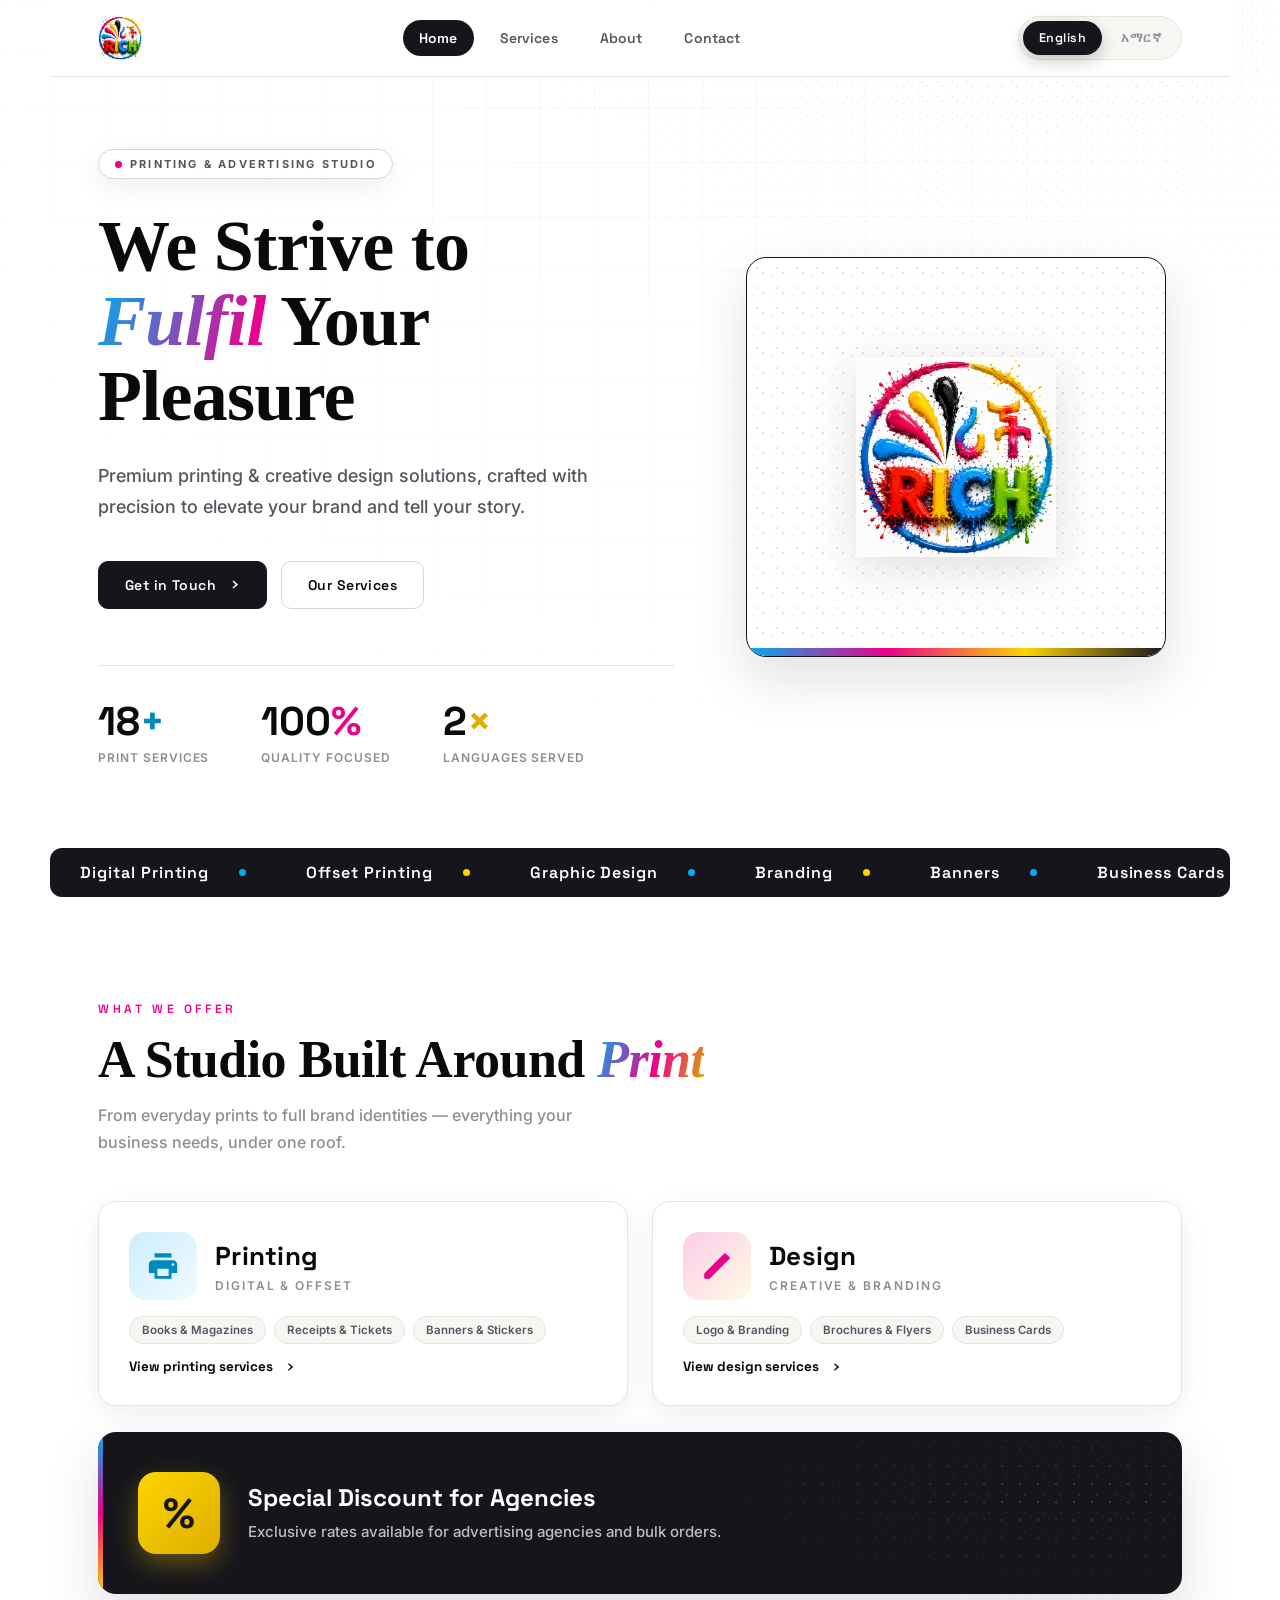
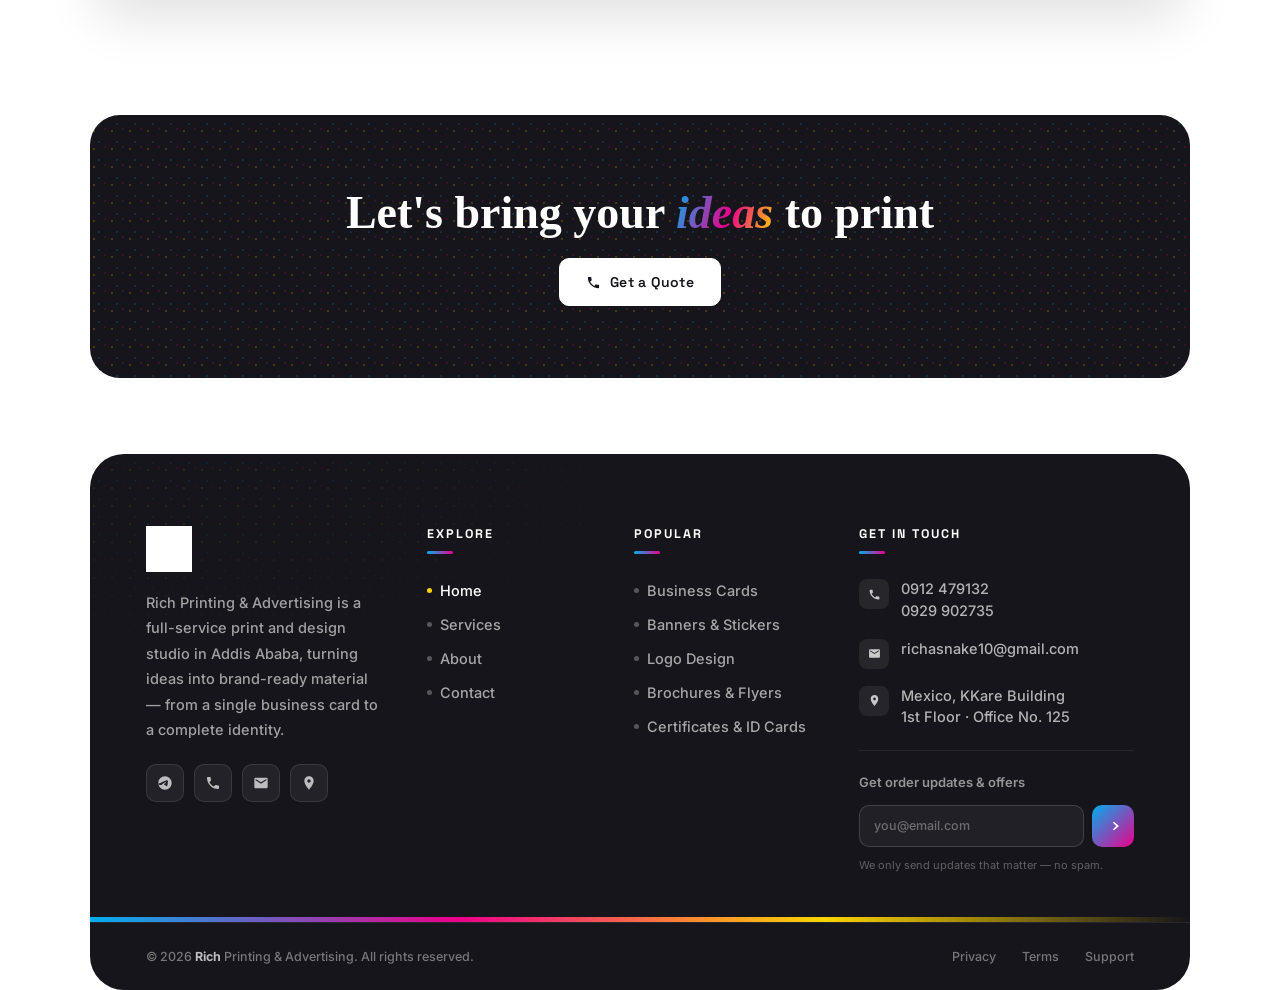
<file: index.html>
<!DOCTYPE html>
<html lang="en">
<head>
<meta charset="UTF-8">
<meta name="viewport" content="width=device-width, initial-scale=1.0">
<title>Rich Printing &amp; Advertising | Premium Printing &amp; Design Studio in Addis Ababa</title>
<meta name="description" content="Rich Printing & Advertising is a premium printing and creative design studio in Addis Ababa — offset & digital printing, branding, packaging and more, crafted with precision.">
<link rel="icon" type="image/png" href="images/logo.png">
<link rel="canonical" href="index.html">
<link rel="preconnect" href="https://fonts.googleapis.com">
<link rel="preconnect" href="https://fonts.gstatic.com" crossorigin>
<link href="https://fonts.googleapis.com/css2?family=Playfair+Display:ital,wght@0,600;0,800;0,900;1,700&family=Space+Grotesk:wght@400;500;600;700&family=Inter:wght@400;500;600;700;800&display=swap" rel="stylesheet">
<link rel="stylesheet" href="css/style.css">
</head>
<body class="lang-en" data-page="home">
<a class="skip-link" href="#main">Skip to content</a>
<div class="progress" id="progress"></div>
<div class="bg-fx"></div>
<div class="page">

  <!-- HEADER -->
  <header class="site-header">
    <div class="nav-wrap">
      <a href="index.html" class="nav-logo-link" aria-label="Rich Printing &amp; Advertising — home">
        <img class="nav-logo" src="images/logo.png" alt="Rich Printing &amp; Advertising">
      </a>
      <nav class="nav-links" id="navLinks" aria-label="Primary">
        <a href="index.html" class="nav-link" data-page-link="home"><span class="en-text">Home</span><span class="am-text">መነሻ</span></a>
        <a href="services.html" class="nav-link" data-page-link="services"><span class="en-text">Services</span><span class="am-text">አገልግሎቶች</span></a>
        <a href="about.html" class="nav-link" data-page-link="about"><span class="en-text">About</span><span class="am-text">ስለ እኛ</span></a>
        <a href="contact.html" class="nav-link" data-page-link="contact"><span class="en-text">Contact</span><span class="am-text">ያግኙን</span></a>
      </nav>
      <div class="nav-right">
        <div class="lang-toggle">
          <button class="lang-btn" data-lang="en" onclick="setLang('en')">English</button>
          <button class="lang-btn" data-lang="am" onclick="setLang('am')">አማርኛ</button>
        </div>
        <button class="nav-toggle" id="navToggle" aria-label="Toggle menu" aria-expanded="false"><span></span></button>
      </div>
    </div>
  </header>

  <main id="main">

    <!-- HERO -->
    <header class="hero">
      <div>
        <div class="hero-badge reveal">
          <span class="pulse"></span>
          <span class="en-text">Printing &amp; Advertising Studio</span>
          <span class="am-text">ማተሚያ ቤት &amp; ማስታወቂያ</span>
        </div>
        <h1 class="hero-tagline reveal en-text">We Strive to <em>Fulfil</em> Your Pleasure</h1>
        <h1 class="hero-tagline reveal am-text">ደስታዎን ለ<em>ማሟላት</em> እንጥራለን</h1>
        <p class="hero-desc reveal en-text">Premium printing &amp; creative design solutions, crafted with precision to elevate your brand and tell your story.</p>
        <p class="hero-desc reveal am-text">ምርጥ የህትመት እና የፈጠራ ዲዛይን አገልግሎቶች፤ የእርስዎን ብራንድ ለማሳደግ በጥንቃቄ የተሰሩ።</p>
        <div class="hero-cta reveal">
          <a href="contact.html" class="btn btn-primary">
            <span class="en-text">Get in Touch</span><span class="am-text">ያግኙን</span>
            <svg width="15" height="15" viewBox="0 0 24 24" fill="currentColor"><path d="M5 12h12l-5-5 1.4-1.4L21 12l-7.6 6.4L12 17l5-5H5z"/></svg>
          </a>
          <a href="services.html" class="btn btn-ghost">
            <span class="en-text">Our Services</span><span class="am-text">አገልግሎቶቻችን</span>
          </a>
        </div>

        <div class="hero-stats reveal">
          <div>
            <div class="stat-num">18<span class="c">+</span></div>
            <div class="stat-label en-text">Print Services</div>
            <div class="stat-label am-text">የህትመት አገልግሎቶች</div>
          </div>
          <div>
            <div class="stat-num">100<span class="m">%</span></div>
            <div class="stat-label en-text">Quality Focused</div>
            <div class="stat-label am-text">ጥራትን ያማከለ</div>
          </div>
          <div>
            <div class="stat-num">2<span class="y">×</span></div>
            <div class="stat-label en-text">Languages Served</div>
            <div class="stat-label am-text">ቋንቋዎች</div>
          </div>
        </div>
      </div>

      <div class="hero-art reveal">
        <div class="hero-art-card">
          <img src="images/logo.png" alt="Rich Printing &amp; Advertising logo">
          <div class="hero-art-bar"></div>
        </div>
      </div>
    </header>

    <!-- MARQUEE -->
    <div class="marquee" aria-hidden="true">
      <div class="marquee-track">
        <span class="en-text">Digital Printing</span><span class="am-text">ዲጂታል ህትመት</span>
        <span class="en-text">Offset Printing</span><span class="am-text">ኦፍሴት ህትመት</span>
        <span class="en-text">Graphic Design</span><span class="am-text">ግራፊክ ዲዛይን</span>
        <span class="en-text">Branding</span><span class="am-text">ብራንዲንግ</span>
        <span class="en-text">Banners</span><span class="am-text">ባነር</span>
        <span class="en-text">Business Cards</span><span class="am-text">ቢዝነስ ካርድ</span>
        <span class="en-text">Digital Printing</span><span class="am-text">ዲጂታል ህትመት</span>
        <span class="en-text">Offset Printing</span><span class="am-text">ኦፍሴት ህትመት</span>
        <span class="en-text">Graphic Design</span><span class="am-text">ግራፊክ ዲዛይን</span>
        <span class="en-text">Branding</span><span class="am-text">ብራንዲንግ</span>
        <span class="en-text">Banners</span><span class="am-text">ባነር</span>
        <span class="en-text">Business Cards</span><span class="am-text">ቢዝነስ ካርድ</span>
      </div>
    </div>

    <!-- SERVICES PREVIEW -->
    <section class="section">
      <div class="sec-head reveal">
        <span class="eyebrow en-text">What We Offer</span>
        <span class="eyebrow am-text">የምናቀርበው</span>
        <h2 class="sec-title en-text">A Studio Built Around <em>Print</em></h2>
        <h2 class="sec-title am-text">በ<em>ህትመት</em> ዙሪያ የተገነባ ስቱዲዮ</h2>
        <p class="sec-sub en-text">From everyday prints to full brand identities — everything your business needs, under one roof.</p>
        <p class="sec-sub am-text">ከዕለት ተዕለት ህትመቶች እስከ ሙሉ ብራንድ ማንነት — ንግድዎ የሚፈልገው ሁሉ በአንድ ቦታ።</p>
      </div>

      <div class="teaser-grid">
        <a href="services.html" class="teaser-card reveal">
          <div class="scard-head" style="border:none;padding:0;margin:0;">
            <div class="scard-ico cy">
              <svg viewBox="0 0 24 24"><path d="M19 8H5c-1.66 0-3 1.34-3 3v6h4v4h12v-4h4v-6c0-1.66-1.34-3-3-3zm-3 11H8v-5h8v5zm3-7c-.55 0-1-.45-1-1s.45-1 1-1 1 .45 1 1-.45 1-1 1zm-1-9H6v3h12V3z"/></svg>
            </div>
            <div class="scard-cat">
              <span class="en-text">Printing</span><span class="am-text">ህትመት</span>
              <small class="en-text">Digital &amp; Offset</small><small class="am-text">ዲጂታል &amp; ኦፍሴት</small>
            </div>
          </div>
          <div class="teaser-tags">
            <span class="teaser-tag en-text">Books &amp; Magazines</span><span class="teaser-tag am-text">መጽሐፍ &amp; መጽሔት</span>
            <span class="teaser-tag en-text">Receipts &amp; Tickets</span><span class="teaser-tag am-text">ደረሰኝ &amp; ቲኬት</span>
            <span class="teaser-tag en-text">Banners &amp; Stickers</span><span class="teaser-tag am-text">ባነር &amp; ስቲከር</span>
          </div>
          <span class="teaser-more">
            <span class="en-text">View printing services</span><span class="am-text">የህትመት አገልግሎቶችን ይመልከቱ</span>
            <svg viewBox="0 0 24 24" fill="currentColor"><path d="M5 12h12l-5-5 1.4-1.4L21 12l-7.6 6.4L12 17l5-5H5z"/></svg>
          </span>
        </a>

        <a href="services.html" class="teaser-card reveal">
          <div class="scard-head" style="border:none;padding:0;margin:0;">
            <div class="scard-ico mg">
              <svg viewBox="0 0 24 24"><path d="M20.71 5.63l-2.34-2.34a1 1 0 00-1.41 0l-2.83 2.83 3.75 3.75 2.83-2.83a1 1 0 000-1.41zM3 17.25V21h3.75L17.81 9.94l-3.75-3.75L3 17.25z"/></svg>
            </div>
            <div class="scard-cat">
              <span class="en-text">Design</span><span class="am-text">ዲዛይን</span>
              <small class="en-text">Creative &amp; Branding</small><small class="am-text">ፈጠራ &amp; ብራንዲንግ</small>
            </div>
          </div>
          <div class="teaser-tags">
            <span class="teaser-tag en-text">Logo &amp; Branding</span><span class="teaser-tag am-text">ሎጎ &amp; ብራንዲንግ</span>
            <span class="teaser-tag en-text">Brochures &amp; Flyers</span><span class="teaser-tag am-text">ብሮሸር &amp; ፍላየር</span>
            <span class="teaser-tag en-text">Business Cards</span><span class="teaser-tag am-text">ቢዝነስ ካርድ</span>
          </div>
          <span class="teaser-more">
            <span class="en-text">View design services</span><span class="am-text">የዲዛይን አገልግሎቶችን ይመልከቱ</span>
            <svg viewBox="0 0 24 24" fill="currentColor"><path d="M5 12h12l-5-5 1.4-1.4L21 12l-7.6 6.4L12 17l5-5H5z"/></svg>
          </span>
        </a>
      </div>

      <div class="promo-box reveal">
        <div class="promo-pct">%</div>
        <div>
          <div class="promo-title en-text">Special Discount for Agencies</div>
          <div class="promo-title am-text">ለኤጀንሲዎች ልዩ ቅናሽ</div>
          <div class="promo-body en-text">Exclusive rates available for advertising agencies and bulk orders.</div>
          <div class="promo-body am-text">ለማስታወቂያ ቤቶች እና ብዛት ላላቸው ትዕዛዞች ልዩ ዋጋ አለን።</div>
        </div>
      </div>
    </section>

    

    <!-- CTA BANNER -->
    <section class="cta-banner reveal">
      <h2 class="cta-title en-text">Let's bring your <em>ideas</em> to print</h2>
      <h2 class="cta-title am-text">ሀሳብዎን ወደ <em>ህትመት</em> እንለውጥ</h2>
      <div class="hero-cta">
        <a href="contact.html" class="btn btn-primary">
          <svg width="15" height="15" viewBox="0 0 24 24" fill="currentColor"><path d="M6.6 10.8c1.4 2.8 3.8 5.1 6.6 6.6l2.2-2.2c.3-.3.7-.4 1-.2 1.1.4 2.3.6 3.6.6.6 0 1 .4 1 1V20c0 .6-.4 1-1 1-9.4 0-17-7.6-17-17 0-.6.4-1 1-1h3.5c.6 0 1 .4 1 1 0 1.3.2 2.5.6 3.6.1.3 0 .7-.2 1L6.6 10.8z"/></svg>
          <span class="en-text">Get a Quote</span><span class="am-text">ዋጋ ይጠይቁ</span>
        </a>
      </div>
    </section>

  </main>

  <!-- FOOTER -->
  <footer class="site-footer">
    <div class="footer-top">
      <div class="reveal">
        <img class="footer-brand-logo" src="images/logo.png" alt="Rich Printing &amp; Advertising">
        <p class="footer-about en-text">Rich Printing &amp; Advertising is a full-service print and design studio in Addis Ababa, turning ideas into brand-ready material — from a single business card to a complete identity.</p>
        <p class="footer-about am-text">ሪች ማተሚያ &amp; ማስታወቂያ በአዲስ አበባ የሚገኝ ሙሉ አገልግሎት ሰጪ የህትመትና ዲዛይን ስቱዲዮ ነው — ከአንድ ቢዝነስ ካርድ እስከ ሙሉ ብራንድ ማንነት ሀሳብዎን እናደራጃለን።</p>
        <div class="footer-social">
          <a href="https://t.me/Rita08pp" target="_blank" rel="noopener noreferrer" aria-label="Telegram">
            <svg viewBox="0 0 24 24"><path d="M12 2C6.48 2 2 6.48 2 12s4.48 10 10 10 10-4.48 10-10S17.52 2 12 2zm4.64 6.8c-.15 1.58-.8 5.42-1.13 7.19-.14.75-.42 1-.68 1.02-.58.05-1.02-.38-1.58-.75-.88-.58-1.38-.94-2.23-1.5-.99-.65-.35-1.01.22-1.59.15-.15 2.71-2.48 2.76-2.69.01-.03.02-.14-.07-.2-.09-.06-.22-.04-.31-.02-.13.02-2.28 1.45-6.44 4.27-.61.42-1.16.62-1.66.61-.55-.01-1.6-.31-2.38-.57-.96-.3-1.72-.46-1.65-.97.04-.27.49-.55 1.35-.84 5.3-2.22 8.83-3.68 10.56-4.41.5-.21.95-.32 1.34-.32.29 0 .58.04.86.13z"/></svg>
          </a>
          <a href="tel:+251912479132" aria-label="Phone">
            <svg viewBox="0 0 24 24"><path d="M6.6 10.8c1.4 2.8 3.8 5.1 6.6 6.6l2.2-2.2c.3-.3.7-.4 1-.2 1.1.4 2.3.6 3.6.6.6 0 1 .4 1 1V20c0 .6-.4 1-1 1-9.4 0-17-7.6-17-17 0-.6.4-1 1-1h3.5c.6 0 1 .4 1 1 0 1.3.2 2.5.6 3.6.1.3 0 .7-.2 1L6.6 10.8z"/></svg>
          </a>
          <a href="mailto:richasnake10@gmail.com" aria-label="Email">
            <svg viewBox="0 0 24 24"><path d="M20 4H4c-1.1 0-2 .9-2 2v12c0 1.1.9 2 2 2h16c1.1 0 2-.9 2-2V6c0-1.1-.9-2-2-2zm0 4l-8 5-8-5V6l8 5 8-5v2z"/></svg>
          </a>
          <a href="https://www.google.com/maps/place/KKare+Building+%7C+Mexico+%7C+%E1%8A%AC%E1%8A%AC%E1%88%AD+%E1%88%85%E1%8A%95%E1%8D%83+%7C+%E1%88%9C%E1%8A%AD%E1%88%B2%E1%8A%AE" target="_blank" rel="noopener noreferrer" aria-label="Location">
            <svg viewBox="0 0 24 24"><path d="M12 2C8.13 2 5 5.13 5 9c0 5.25 7 13 7 13s7-7.75 7-13c0-3.87-3.13-7-7-7zm0 9.5c-1.38 0-2.5-1.12-2.5-2.5s1.12-2.5 2.5-2.5 2.5 1.12 2.5 2.5-1.12 2.5-2.5 2.5z"/></svg>
          </a>
        </div>
      </div>

      <div class="reveal">
        <div class="footer-heading en-text">Explore</div>
        <div class="footer-heading am-text">ገፆች</div>
        <ul class="footer-links">
          <li><a href="index.html" data-page-link="home"><span class="en-text">Home</span><span class="am-text">መነሻ</span></a></li>
          <li><a href="services.html" data-page-link="services"><span class="en-text">Services</span><span class="am-text">አገልግሎቶች</span></a></li>
          <li><a href="about.html" data-page-link="about"><span class="en-text">About</span><span class="am-text">ስለ እኛ</span></a></li>
          <li><a href="contact.html" data-page-link="contact"><span class="en-text">Contact</span><span class="am-text">ያግኙን</span></a></li>
        </ul>
      </div>

      <div class="reveal">
        <div class="footer-heading en-text">Popular</div>
        <div class="footer-heading am-text">ተወዳጅ</div>
        <ul class="footer-links">
          <li><a href="services.html"><span class="en-text">Business Cards</span><span class="am-text">ቢዝነስ ካርድ</span></a></li>
          <li><a href="services.html"><span class="en-text">Banners &amp; Stickers</span><span class="am-text">ባነር &amp; ስቲከር</span></a></li>
          <li><a href="services.html"><span class="en-text">Logo Design</span><span class="am-text">ሎጎ ዲዛይን</span></a></li>
          <li><a href="services.html"><span class="en-text">Brochures &amp; Flyers</span><span class="am-text">ብሮሸር &amp; ፍላየር</span></a></li>
          <li><a href="services.html"><span class="en-text">Certificates &amp; ID Cards</span><span class="am-text">ሰርተፍኬት &amp; መታወቂያ</span></a></li>
        </ul>
      </div>

      <div class="reveal">
        <div class="footer-heading en-text">Get In Touch</div>
        <div class="footer-heading am-text">አድራሻ</div>
        <ul class="footer-contact-list">
          <li>
            <span class="fc-ico"><svg viewBox="0 0 24 24"><path d="M6.6 10.8c1.4 2.8 3.8 5.1 6.6 6.6l2.2-2.2c.3-.3.7-.4 1-.2 1.1.4 2.3.6 3.6.6.6 0 1 .4 1 1V20c0 .6-.4 1-1 1-9.4 0-17-7.6-17-17 0-.6.4-1 1-1h3.5c.6 0 1 .4 1 1 0 1.3.2 2.5.6 3.6.1.3 0 .7-.2 1L6.6 10.8z"/></svg></span>
            <span><a href="tel:+251912479132">0912 479132</a><br><a href="tel:+251929902735">0929 902735</a></span>
          </li>
          <li>
            <span class="fc-ico"><svg viewBox="0 0 24 24"><path d="M20 4H4c-1.1 0-2 .9-2 2v12c0 1.1.9 2 2 2h16c1.1 0 2-.9 2-2V6c0-1.1-.9-2-2-2zm0 4l-8 5-8-5V6l8 5 8-5v2z"/></svg></span>
            <a href="mailto:richasnake10@gmail.com">richasnake10@gmail.com</a>
          </li>
          <li>
            <span class="fc-ico"><svg viewBox="0 0 24 24"><path d="M12 2C8.13 2 5 5.13 5 9c0 5.25 7 13 7 13s7-7.75 7-13c0-3.87-3.13-7-7-7zm0 9.5c-1.38 0-2.5-1.12-2.5-2.5s1.12-2.5 2.5-2.5 2.5 1.12 2.5 2.5-1.12 2.5-2.5 2.5z"/></svg></span>
            <span class="en-text">Mexico, KKare Building<br>1st Floor · Office No. 125</span>
            <span class="am-text">ሜክሲኮ፣ ኬኬር ህንፃ<br>1ኛ ፎቅ · ቢሮ ቁጥር 125</span>
          </li>
        </ul>

        <div class="footer-newsletter">
          <div class="footer-newsletter-label en-text">Get order updates &amp; offers</div>
          <div class="footer-newsletter-label am-text">የትዕዛዝ ማሻሻያ &amp; ቅናሾችን ይቀበሉ</div>
          <form class="footer-newsletter-form" onsubmit="return false;">
            <input type="email" placeholder="you@email.com" aria-label="Email address" required>
            <button type="submit" aria-label="Subscribe">
              <svg viewBox="0 0 24 24"><path d="M5 12h12l-5-5 1.4-1.4L21 12l-7.6 6.4L12 17l5-5H5z"/></svg>
            </button>
          </form>
          <div class="footer-note en-text">We only send updates that matter — no spam.</div>
          <div class="footer-note am-text">አስፈላጊ መረጃ ብቻ እንልካለን — ስፓም የለም።</div>
        </div>
      </div>
    </div>

    <div class="footer-strip"></div>

    <div class="footer-bottom">
      <div class="footer-copy en-text">&copy; <span data-year></span> <strong>Rich</strong> Printing &amp; Advertising. All rights reserved.</div>
      <div class="footer-copy am-text">&copy; <span data-year></span> <strong>ሪች</strong> ማተሚያ &amp; ማስታወቂያ። ሁሉም መብቶች የተጠበቁ ናቸው።</div>
      <div class="footer-legal">
        <a href="#"><span class="en-text">Privacy</span><span class="am-text">ግላዊነት</span></a>
        <a href="#"><span class="en-text">Terms</span><span class="am-text">ውሎች</span></a>
        <a href="contact.html"><span class="en-text">Support</span><span class="am-text">ድጋፍ</span></a>
      </div>
    </div>
  </footer>

</div>
<script src="js/script.js"></script>
</body>
</html>
</file>
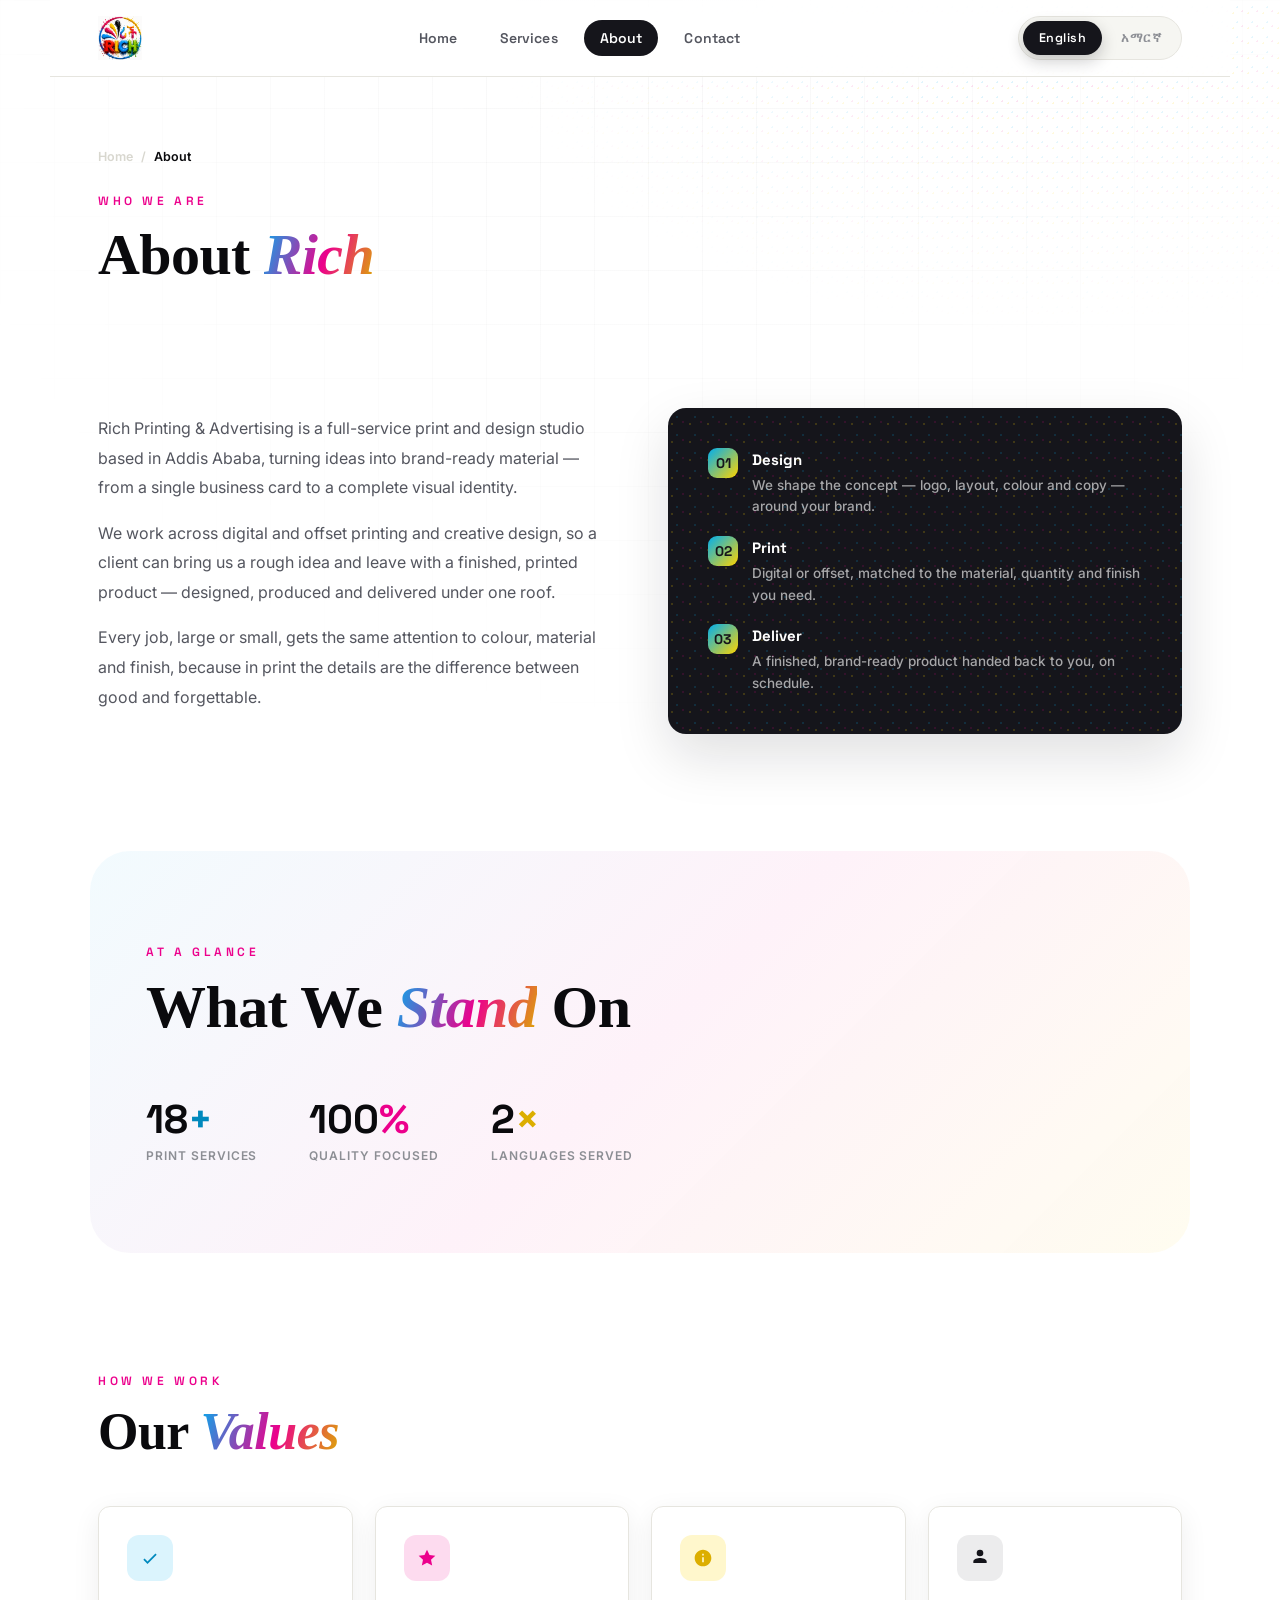
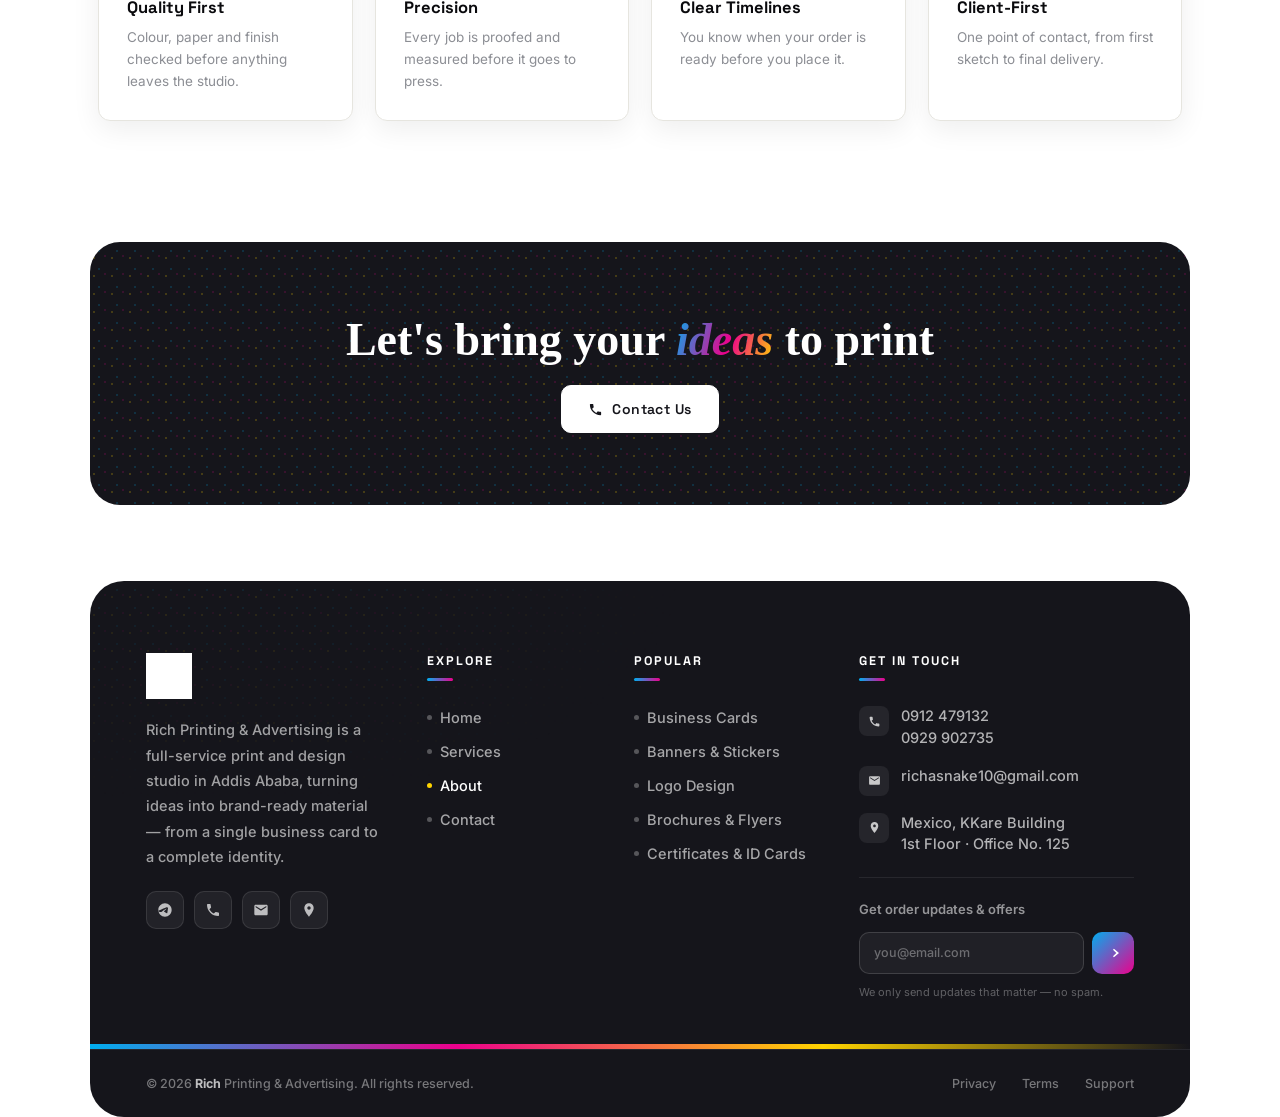
<file: about.html>
<!DOCTYPE html>
<html lang="en">
<head>
<meta charset="UTF-8">
<meta name="viewport" content="width=device-width, initial-scale=1.0">
<title>About | Rich Printing &amp; Advertising</title>
<meta name="description" content="Rich Printing & Advertising is a full-service print and design studio in Addis Ababa, turning ideas into brand-ready material with precision and care.">
<link rel="icon" type="image/png" href="images/logo.png">
<link rel="canonical" href="about.html">
<link rel="preconnect" href="https://fonts.googleapis.com">
<link rel="preconnect" href="https://fonts.gstatic.com" crossorigin>
<link href="https://fonts.googleapis.com/css2?family=Playfair+Display:ital,wght@0,600;0,800;0,900;1,700&family=Space+Grotesk:wght@400;500;600;700&family=Inter:wght@400;500;600;700;800&display=swap" rel="stylesheet">
<link rel="stylesheet" href="css/style.css">
</head>
<body class="lang-en" data-page="about">
<a class="skip-link" href="#main">Skip to content</a>
<div class="progress" id="progress"></div>
<div class="bg-fx"></div>
<div class="page">

  <!-- HEADER -->
  <header class="site-header">
    <div class="nav-wrap">
      <a href="index.html" class="nav-logo-link" aria-label="Rich Printing &amp; Advertising — home">
        <img class="nav-logo" src="images/logo.png" alt="Rich Printing &amp; Advertising">
      </a>
      <nav class="nav-links" id="navLinks" aria-label="Primary">
        <a href="index.html" class="nav-link" data-page-link="home"><span class="en-text">Home</span><span class="am-text">መነሻ</span></a>
        <a href="services.html" class="nav-link" data-page-link="services"><span class="en-text">Services</span><span class="am-text">አገልግሎቶች</span></a>
        <a href="about.html" class="nav-link" data-page-link="about"><span class="en-text">About</span><span class="am-text">ስለ እኛ</span></a>
        <a href="contact.html" class="nav-link" data-page-link="contact"><span class="en-text">Contact</span><span class="am-text">ያግኙን</span></a>
      </nav>
      <div class="nav-right">
        <div class="lang-toggle">
          <button class="lang-btn" data-lang="en" onclick="setLang('en')">English</button>
          <button class="lang-btn" data-lang="am" onclick="setLang('am')">አማርኛ</button>
        </div>
        <button class="nav-toggle" id="navToggle" aria-label="Toggle menu" aria-expanded="false"><span></span></button>
      </div>
    </div>
  </header>

  <main id="main">

    <!-- MASTHEAD -->
    <div class="masthead">
      <div class="crumbs reveal">
        <a href="index.html"><span class="en-text">Home</span><span class="am-text">መነሻ</span></a>
        <span>/</span>
        <span class="current en-text">About</span><span class="current am-text">ስለ እኛ</span>
      </div>
      <span class="eyebrow reveal en-text">Who We Are</span>
      <span class="eyebrow reveal am-text">እኛ ማን ነን</span>
      <h1 class="sec-title reveal en-text">About <em>Rich</em></h1>
      <h1 class="sec-title reveal am-text">ስለ <em>ሪች</em></h1>
    </div>

    <!-- STORY -->
    <section class="section">
      <div class="about-split">
        <div class="about-copy reveal">
          <p class="en-text">Rich Printing &amp; Advertising is a full-service print and design studio based in Addis Ababa, turning ideas into brand-ready material — from a single business card to a complete visual identity.</p>
          <p class="en-text">We work across digital and offset printing and creative design, so a client can bring us a rough idea and leave with a finished, printed product — designed, produced and delivered under one roof.</p>
          <p class="en-text">Every job, large or small, gets the same attention to colour, material and finish, because in print the details are the difference between good and forgettable.</p>
          <p class="am-text">ሪች ማተሚያ &amp; ማስታወቂያ በአዲስ አበባ የሚገኝ ሙሉ አገልግሎት ሰጪ የህትመትና ዲዛይን ስቱዲዮ ነው — ከአንድ ቢዝነስ ካርድ እስከ ሙሉ ብራንድ ማንነት ሀሳብዎን ወደ እውን እንለውጣለን።</p>
          <p class="am-text">በዲጂታልና ኦፍሴት ህትመት እንዲሁም በፈጠራ ዲዛይን እንሰራለን፤ ደንበኞቻችን ሀሳብ ብቻ ይዘው መጥተው የተጠናቀቀ የታተመ ውጤት ይዘው ይሄዳሉ — ዲዛይን፣ ማምረት እና ማድረስ ሁሉም በአንድ ቦታ።</p>
          <p class="am-text">ትንሽም ትልቅም ስራ ተመሳሳይ ትኩረት ለቀለም፣ ለቁሳቁስና ለአጨራረስ እናደርጋለን፤ ምክንያቱም በህትመት ውስጥ ዝርዝሮች ጥሩ እና የማይረሳ ውጤት መካከል ያለውን ልዩነት ይፈጥራሉ።</p>
        </div>

        <div class="about-panel reveal">
          <ul class="about-panel-list">
            <li>
              <span class="n">01</span>
              <p>
                <strong class="en-text">Design</strong><strong class="am-text">ዲዛይን</strong>
                <span class="en-text">We shape the concept — logo, layout, colour and copy — around your brand.</span>
                <span class="am-text">ኮንሴፕቱን እንቀርፃለን — ሎጎ፣ አቀማመጥ፣ ቀለም እና ጽሁፍ — ለብራንድዎ በሚስማማ መልኩ።</span>
              </p>
            </li>
            <li>
              <span class="n">02</span>
              <p>
                <strong class="en-text">Print</strong><strong class="am-text">ህትመት</strong>
                <span class="en-text">Digital or offset, matched to the material, quantity and finish you need.</span>
                <span class="am-text">እንደ ቁሳቁስ፣ ብዛት እና አጨራረስዎ በዲጂታል ወይም ኦፍሴት እናትማለን።</span>
              </p>
            </li>
            <li>
              <span class="n">03</span>
              <p>
                <strong class="en-text">Deliver</strong><strong class="am-text">ማድረስ</strong>
                <span class="en-text">A finished, brand-ready product handed back to you, on schedule.</span>
                <span class="am-text">የተጠናቀቀ ውጤት በተያዘለት ጊዜ ለእርስዎ እናደርሳለን።</span>
              </p>
            </li>
          </ul>
        </div>
      </div>
    </section>

    <!-- STATS -->
    <section class="section tint">
      <div class="sec-head reveal">
        <span class="eyebrow en-text">At a Glance</span>
        <span class="eyebrow am-text">በአጭሩ</span>
        <h2 class="sec-title en-text">What We <em>Stand</em> On</h2>
        <h2 class="sec-title am-text"><em>የቆምንበት</em> መሰረት</h2>
      </div>
      <div class="hero-stats reveal" style="border-top:none;padding-top:0;margin-top:0;">
        <div>
          <div class="stat-num">18<span class="c">+</span></div>
          <div class="stat-label en-text">Print Services</div>
          <div class="stat-label am-text">የህትመት አገልግሎቶች</div>
        </div>
        <div>
          <div class="stat-num">100<span class="m">%</span></div>
          <div class="stat-label en-text">Quality Focused</div>
          <div class="stat-label am-text">ጥራትን ያማከለ</div>
        </div>
        <div>
          <div class="stat-num">2<span class="y">×</span></div>
          <div class="stat-label en-text">Languages Served</div>
          <div class="stat-label am-text">ቋንቋዎች</div>
        </div>
      </div>
    </section>

    <!-- VALUES -->
    <section class="section">
      <div class="sec-head reveal">
        <span class="eyebrow en-text">How We Work</span>
        <span class="eyebrow am-text">አሰራራችን</span>
        <h2 class="sec-title en-text">Our <em>Values</em></h2>
        <h2 class="sec-title am-text"><em>እሴቶቻችን</em></h2>
      </div>
      <div class="values-grid">
        <div class="vcard reveal">
          <div class="vcard-ico"><svg viewBox="0 0 24 24"><path d="M9 16.2l-3.5-3.5L4 14.2 9 19.2 20 8.2l-1.5-1.5z"/></svg></div>
          <h3 class="en-text">Quality First</h3>
          <h3 class="am-text">ጥራት ቅድሚያ</h3>
          <p class="en-text">Colour, paper and finish checked before anything leaves the studio.</p>
          <p class="am-text">ከስቱዲዮ ከመውጣቱ በፊት ቀለም፣ ወረቀት እና አጨራረስ ይረጋገጣል።</p>
        </div>
        <div class="vcard reveal">
          <div class="vcard-ico"><svg viewBox="0 0 24 24"><path d="M12 2l3 6.5 7 .8-5.2 4.9 1.4 6.9L12 17.8 5.8 21.1l1.4-6.9L2 9.3l7-.8z"/></svg></div>
          <h3 class="en-text">Precision</h3>
          <h3 class="am-text">ትክክለኝነት</h3>
          <p class="en-text">Every job is proofed and measured before it goes to press.</p>
          <p class="am-text">ወደ ማተሚያ ከመሄዱ በፊት እያንዳንዱ ስራ ይመረመራል።</p>
        </div>
        <div class="vcard reveal">
          <div class="vcard-ico"><svg viewBox="0 0 24 24"><path d="M12 2C6.48 2 2 6.48 2 12s4.48 10 10 10 10-4.48 10-10S17.52 2 12 2zm1 15h-2v-6h2v6zm0-8h-2V7h2v2z"/></svg></div>
          <h3 class="en-text">Clear Timelines</h3>
          <h3 class="am-text">ግልጽ የጊዜ ሰሌዳ</h3>
          <p class="en-text">You know when your order is ready before you place it.</p>
          <p class="am-text">ትዕዛዝዎ ከመስጠትዎ በፊት መቼ እንደሚደርስ ያውቃሉ።</p>
        </div>
        <div class="vcard reveal">
          <div class="vcard-ico"><svg viewBox="0 0 24 24"><path d="M12 12c2.7 0 8 1.34 8 4v2H4v-2c0-2.66 5.3-4 8-4zm0-2a4 4 0 100-8 4 4 0 000 8z"/></svg></div>
          <h3 class="en-text">Client-First</h3>
          <h3 class="am-text">ደንበኛ-መር</h3>
          <p class="en-text">One point of contact, from first sketch to final delivery.</p>
          <p class="am-text">ከመጀመሪያ ንድፍ እስከ መጨረሻ ማድረስ አንድ የተያያዘ ሰው ብቻ።</p>
        </div>
      </div>
    </section>

    <!-- CTA BANNER -->
    <section class="cta-banner reveal">
      <h2 class="cta-title en-text">Let's bring your <em>ideas</em> to print</h2>
      <h2 class="cta-title am-text">ሀሳብዎን ወደ <em>ህትመት</em> እንለውጥ</h2>
      <div class="hero-cta">
        <a href="contact.html" class="btn btn-primary">
          <svg width="15" height="15" viewBox="0 0 24 24" fill="currentColor"><path d="M6.6 10.8c1.4 2.8 3.8 5.1 6.6 6.6l2.2-2.2c.3-.3.7-.4 1-.2 1.1.4 2.3.6 3.6.6.6 0 1 .4 1 1V20c0 .6-.4 1-1 1-9.4 0-17-7.6-17-17 0-.6.4-1 1-1h3.5c.6 0 1 .4 1 1 0 1.3.2 2.5.6 3.6.1.3 0 .7-.2 1L6.6 10.8z"/></svg>
          <span class="en-text">Contact Us</span><span class="am-text">ያግኙን</span>
        </a>
      </div>
    </section>

  </main>

  <!-- FOOTER -->
  <footer class="site-footer">
    <div class="footer-top">
      <div class="reveal">
        <img class="footer-brand-logo" src="images/logo.png" alt="Rich Printing &amp; Advertising">
        <p class="footer-about en-text">Rich Printing &amp; Advertising is a full-service print and design studio in Addis Ababa, turning ideas into brand-ready material — from a single business card to a complete identity.</p>
        <p class="footer-about am-text">ሪች ማተሚያ &amp; ማስታወቂያ በአዲስ አበባ የሚገኝ ሙሉ አገልግሎት ሰጪ የህትመትና ዲዛይን ስቱዲዮ ነው — ከአንድ ቢዝነስ ካርድ እስከ ሙሉ ብራንድ ማንነት ሀሳብዎን እናደራጃለን።</p>
        <div class="footer-social">
          <a href="https://t.me/Rita08pp" target="_blank" rel="noopener noreferrer" aria-label="Telegram">
            <svg viewBox="0 0 24 24"><path d="M12 2C6.48 2 2 6.48 2 12s4.48 10 10 10 10-4.48 10-10S17.52 2 12 2zm4.64 6.8c-.15 1.58-.8 5.42-1.13 7.19-.14.75-.42 1-.68 1.02-.58.05-1.02-.38-1.58-.75-.88-.58-1.38-.94-2.23-1.5-.99-.65-.35-1.01.22-1.59.15-.15 2.71-2.48 2.76-2.69.01-.03.02-.14-.07-.2-.09-.06-.22-.04-.31-.02-.13.02-2.28 1.45-6.44 4.27-.61.42-1.16.62-1.66.61-.55-.01-1.6-.31-2.38-.57-.96-.3-1.72-.46-1.65-.97.04-.27.49-.55 1.35-.84 5.3-2.22 8.83-3.68 10.56-4.41.5-.21.95-.32 1.34-.32.29 0 .58.04.86.13z"/></svg>
          </a>
          <a href="tel:+251912479132" aria-label="Phone">
            <svg viewBox="0 0 24 24"><path d="M6.6 10.8c1.4 2.8 3.8 5.1 6.6 6.6l2.2-2.2c.3-.3.7-.4 1-.2 1.1.4 2.3.6 3.6.6.6 0 1 .4 1 1V20c0 .6-.4 1-1 1-9.4 0-17-7.6-17-17 0-.6.4-1 1-1h3.5c.6 0 1 .4 1 1 0 1.3.2 2.5.6 3.6.1.3 0 .7-.2 1L6.6 10.8z"/></svg>
          </a>
          <a href="mailto:richasnake10@gmail.com" aria-label="Email">
            <svg viewBox="0 0 24 24"><path d="M20 4H4c-1.1 0-2 .9-2 2v12c0 1.1.9 2 2 2h16c1.1 0 2-.9 2-2V6c0-1.1-.9-2-2-2zm0 4l-8 5-8-5V6l8 5 8-5v2z"/></svg>
          </a>
          <a href="https://www.google.com/maps/place/KKare+Building+%7C+Mexico+%7C+%E1%8A%AC%E1%8A%AC%E1%88%AD+%E1%88%85%E1%8A%95%E1%8D%83+%7C+%E1%88%9C%E1%8A%AD%E1%88%B2%E1%8A%AE" target="_blank" rel="noopener noreferrer" aria-label="Location">
            <svg viewBox="0 0 24 24"><path d="M12 2C8.13 2 5 5.13 5 9c0 5.25 7 13 7 13s7-7.75 7-13c0-3.87-3.13-7-7-7zm0 9.5c-1.38 0-2.5-1.12-2.5-2.5s1.12-2.5 2.5-2.5 2.5 1.12 2.5 2.5-1.12 2.5-2.5 2.5z"/></svg>
          </a>
        </div>
      </div>

      <div class="reveal">
        <div class="footer-heading en-text">Explore</div>
        <div class="footer-heading am-text">ገፆች</div>
        <ul class="footer-links">
          <li><a href="index.html" data-page-link="home"><span class="en-text">Home</span><span class="am-text">መነሻ</span></a></li>
          <li><a href="services.html" data-page-link="services"><span class="en-text">Services</span><span class="am-text">አገልግሎቶች</span></a></li>
          <li><a href="about.html" data-page-link="about"><span class="en-text">About</span><span class="am-text">ስለ እኛ</span></a></li>
          <li><a href="contact.html" data-page-link="contact"><span class="en-text">Contact</span><span class="am-text">ያግኙን</span></a></li>
        </ul>
      </div>

      <div class="reveal">
        <div class="footer-heading en-text">Popular</div>
        <div class="footer-heading am-text">ተወዳጅ</div>
        <ul class="footer-links">
          <li><a href="services.html"><span class="en-text">Business Cards</span><span class="am-text">ቢዝነስ ካርድ</span></a></li>
          <li><a href="services.html"><span class="en-text">Banners &amp; Stickers</span><span class="am-text">ባነር &amp; ስቲከር</span></a></li>
          <li><a href="services.html"><span class="en-text">Logo Design</span><span class="am-text">ሎጎ ዲዛይን</span></a></li>
          <li><a href="services.html"><span class="en-text">Brochures &amp; Flyers</span><span class="am-text">ብሮሸር &amp; ፍላየር</span></a></li>
          <li><a href="services.html"><span class="en-text">Certificates &amp; ID Cards</span><span class="am-text">ሰርተፍኬት &amp; መታወቂያ</span></a></li>
        </ul>
      </div>

      <div class="reveal">
        <div class="footer-heading en-text">Get In Touch</div>
        <div class="footer-heading am-text">አድራሻ</div>
        <ul class="footer-contact-list">
          <li>
            <span class="fc-ico"><svg viewBox="0 0 24 24"><path d="M6.6 10.8c1.4 2.8 3.8 5.1 6.6 6.6l2.2-2.2c.3-.3.7-.4 1-.2 1.1.4 2.3.6 3.6.6.6 0 1 .4 1 1V20c0 .6-.4 1-1 1-9.4 0-17-7.6-17-17 0-.6.4-1 1-1h3.5c.6 0 1 .4 1 1 0 1.3.2 2.5.6 3.6.1.3 0 .7-.2 1L6.6 10.8z"/></svg></span>
            <span><a href="tel:+251912479132">0912 479132</a><br><a href="tel:+251929902735">0929 902735</a></span>
          </li>
          <li>
            <span class="fc-ico"><svg viewBox="0 0 24 24"><path d="M20 4H4c-1.1 0-2 .9-2 2v12c0 1.1.9 2 2 2h16c1.1 0 2-.9 2-2V6c0-1.1-.9-2-2-2zm0 4l-8 5-8-5V6l8 5 8-5v2z"/></svg></span>
            <a href="mailto:richasnake10@gmail.com">richasnake10@gmail.com</a>
          </li>
          <li>
            <span class="fc-ico"><svg viewBox="0 0 24 24"><path d="M12 2C8.13 2 5 5.13 5 9c0 5.25 7 13 7 13s7-7.75 7-13c0-3.87-3.13-7-7-7zm0 9.5c-1.38 0-2.5-1.12-2.5-2.5s1.12-2.5 2.5-2.5 2.5 1.12 2.5 2.5-1.12 2.5-2.5 2.5z"/></svg></span>
            <span class="en-text">Mexico, KKare Building<br>1st Floor · Office No. 125</span>
            <span class="am-text">ሜክሲኮ፣ ኬኬር ህንፃ<br>1ኛ ፎቅ · ቢሮ ቁጥር 125</span>
          </li>
        </ul>

        <div class="footer-newsletter">
          <div class="footer-newsletter-label en-text">Get order updates &amp; offers</div>
          <div class="footer-newsletter-label am-text">የትዕዛዝ ማሻሻያ &amp; ቅናሾችን ይቀበሉ</div>
          <form class="footer-newsletter-form" onsubmit="return false;">
            <input type="email" placeholder="you@email.com" aria-label="Email address" required>
            <button type="submit" aria-label="Subscribe">
              <svg viewBox="0 0 24 24"><path d="M5 12h12l-5-5 1.4-1.4L21 12l-7.6 6.4L12 17l5-5H5z"/></svg>
            </button>
          </form>
          <div class="footer-note en-text">We only send updates that matter — no spam.</div>
          <div class="footer-note am-text">አስፈላጊ መረጃ ብቻ እንልካለን — ስፓም የለም።</div>
        </div>
      </div>
    </div>

    <div class="footer-strip"></div>

    <div class="footer-bottom">
      <div class="footer-copy en-text">&copy; <span data-year></span> <strong>Rich</strong> Printing &amp; Advertising. All rights reserved.</div>
      <div class="footer-copy am-text">&copy; <span data-year></span> <strong>ሪች</strong> ማተሚያ &amp; ማስታወቂያ። ሁሉም መብቶች የተጠበቁ ናቸው።</div>
      <div class="footer-legal">
        <a href="#"><span class="en-text">Privacy</span><span class="am-text">ግላዊነት</span></a>
        <a href="#"><span class="en-text">Terms</span><span class="am-text">ውሎች</span></a>
        <a href="contact.html"><span class="en-text">Support</span><span class="am-text">ድጋፍ</span></a>
      </div>
    </div>
  </footer>

</div>
<script src="js/script.js"></script>
</body>
</html>
</file>
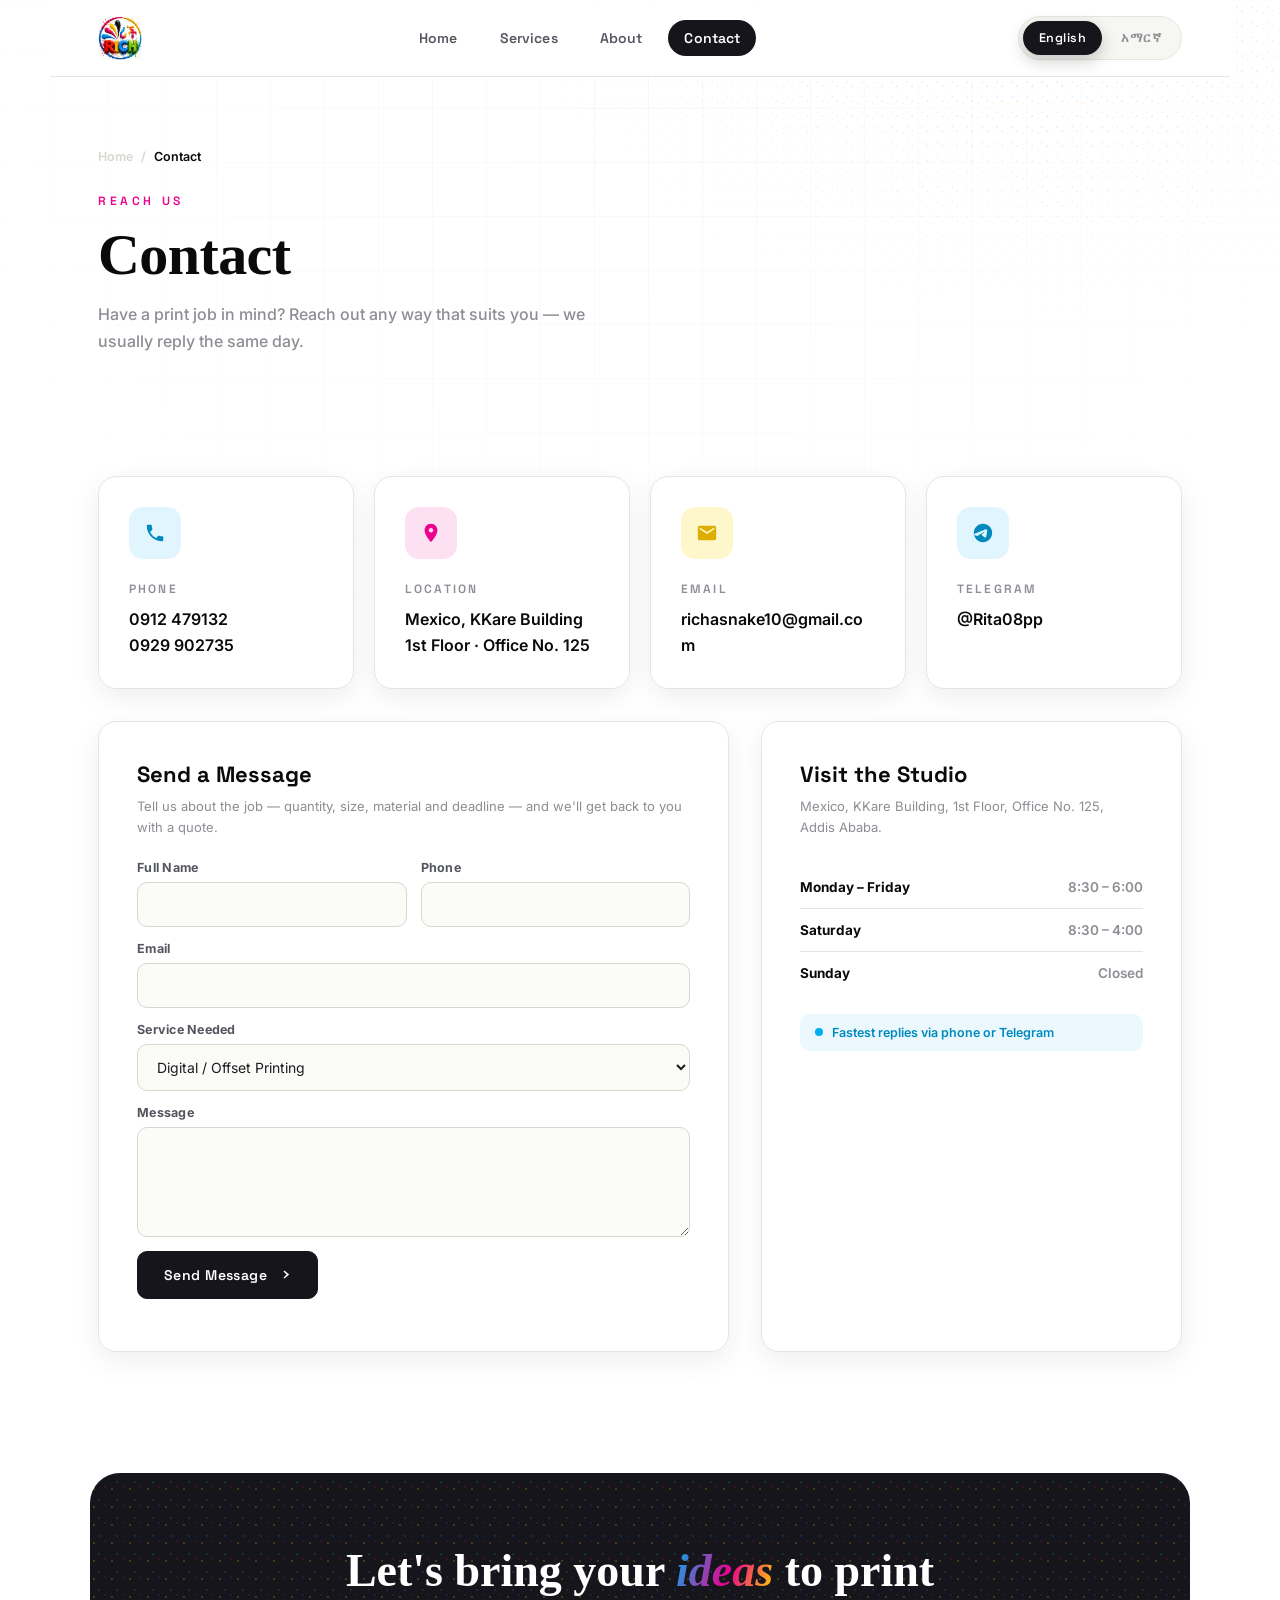
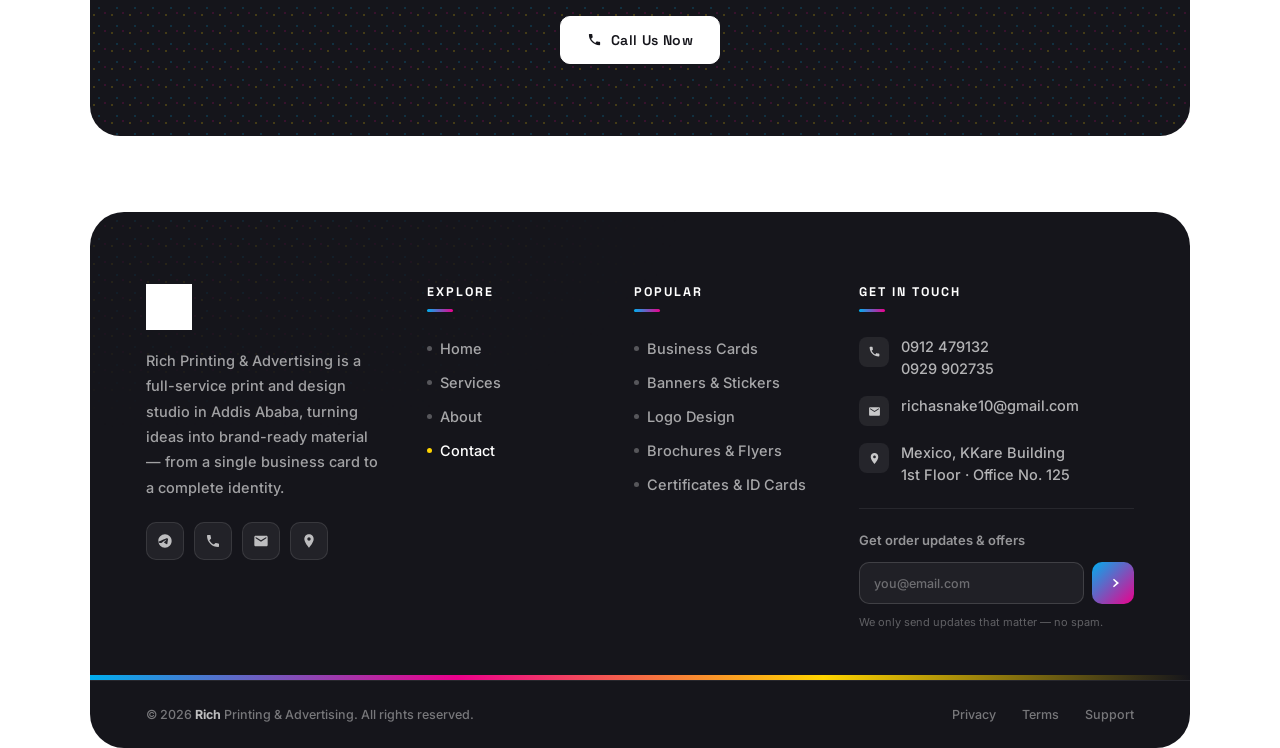
<file: contact.html>
<!DOCTYPE html>
<html lang="en">
<head>
<meta charset="UTF-8">
<meta name="viewport" content="width=device-width, initial-scale=1.0">
<title>Contact | Rich Printing &amp; Advertising</title>
<meta name="description" content="Get in touch with Rich Printing & Advertising — call, email, Telegram, or visit us at KKare Building, Mexico, Addis Ababa.">
<link rel="icon" type="image/png" href="images/logo.png">
<link rel="canonical" href="contact.html">
<link rel="preconnect" href="https://fonts.googleapis.com">
<link rel="preconnect" href="https://fonts.gstatic.com" crossorigin>
<link href="https://fonts.googleapis.com/css2?family=Playfair+Display:ital,wght@0,600;0,800;0,900;1,700&family=Space+Grotesk:wght@400;500;600;700&family=Inter:wght@400;500;600;700;800&display=swap" rel="stylesheet">
<link rel="stylesheet" href="css/style.css">
</head>
<body class="lang-en" data-page="contact">
<a class="skip-link" href="#main">Skip to content</a>
<div class="progress" id="progress"></div>
<div class="bg-fx"></div>
<div class="page">

  <!-- HEADER -->
  <header class="site-header">
    <div class="nav-wrap">
      <a href="index.html" class="nav-logo-link" aria-label="Rich Printing &amp; Advertising — home">
        <img class="nav-logo" src="images/logo.png" alt="Rich Printing &amp; Advertising">
      </a>
      <nav class="nav-links" id="navLinks" aria-label="Primary">
        <a href="index.html" class="nav-link" data-page-link="home"><span class="en-text">Home</span><span class="am-text">መነሻ</span></a>
        <a href="services.html" class="nav-link" data-page-link="services"><span class="en-text">Services</span><span class="am-text">አገልግሎቶች</span></a>
        <a href="about.html" class="nav-link" data-page-link="about"><span class="en-text">About</span><span class="am-text">ስለ እኛ</span></a>
        <a href="contact.html" class="nav-link" data-page-link="contact"><span class="en-text">Contact</span><span class="am-text">ያግኙን</span></a>
      </nav>
      <div class="nav-right">
        <div class="lang-toggle">
          <button class="lang-btn" data-lang="en" onclick="setLang('en')">English</button>
          <button class="lang-btn" data-lang="am" onclick="setLang('am')">አማርኛ</button>
        </div>
        <button class="nav-toggle" id="navToggle" aria-label="Toggle menu" aria-expanded="false"><span></span></button>
      </div>
    </div>
  </header>

  <main id="main">

    <!-- MASTHEAD -->
    <div class="masthead">
      <div class="crumbs reveal">
        <a href="index.html"><span class="en-text">Home</span><span class="am-text">መነሻ</span></a>
        <span>/</span>
        <span class="current en-text">Contact</span><span class="current am-text">ያግኙን</span>
      </div>
      <span class="eyebrow reveal en-text">Reach Us</span>
      <span class="eyebrow reveal am-text">አድራሻ</span>
      <h1 class="sec-title reveal en-text">Contact</h1>
      <h1 class="sec-title reveal am-text">ያግኙን</h1>
      <p class="sec-sub reveal en-text">Have a print job in mind? Reach out any way that suits you — we usually reply the same day.</p>
      <p class="sec-sub reveal am-text">የህትመት ስራ አላችሁ? በሚመችዎት መንገድ ያግኙን — በተለምዶ በተመሳሳይ ቀን እንመልሳለን።</p>
    </div>

    <!-- CONTACT GRID -->
    <section class="section">
      <div class="contact-grid">
        <div class="citem t-cy reveal">
          <div class="cicon cy"><svg viewBox="0 0 24 24"><path d="M6.6 10.8c1.4 2.8 3.8 5.1 6.6 6.6l2.2-2.2c.3-.3.7-.4 1-.2 1.1.4 2.3.6 3.6.6.6 0 1 .4 1 1V20c0 .6-.4 1-1 1-9.4 0-17-7.6-17-17 0-.6.4-1 1-1h3.5c.6 0 1 .4 1 1 0 1.3.2 2.5.6 3.6.1.3 0 .7-.2 1L6.6 10.8z"/></svg></div>
          <div class="clabel en-text">Phone</div>
          <div class="clabel am-text">ስልክ</div>
          <div class="cval">
            <a href="tel:+251912479132">0912 479132</a><br>
            <a href="tel:+251929902735">0929 902735</a>
          </div>
        </div>
        <div class="citem t-mg reveal">
          <a href="https://www.google.com/maps/place/KKare+Building+%7C+Mexico+%7C+%E1%8A%AC%E1%8A%AC%E1%88%AD+%E1%88%85%E1%8A%95%E1%8D%83+%7C+%E1%88%9C%E1%8A%AD%E1%88%B2%E1%8A%AE/data=!4m7!3m6!1s0x164b85d0181f146d:0xbe3dcdd55e6fe2c6!8m2!3d9.0079183!4d38.7466503!16s%2Fg%2F11fxwc5dqb!19sChIJbRQfGNCFSxYRxuJvXtXNPb4?authuser=0&amp;hl=en&amp;rclk=1" target="_blank" rel="noopener noreferrer">
            <div class="cicon mg"><svg viewBox="0 0 24 24"><path d="M12 2C8.13 2 5 5.13 5 9c0 5.25 7 13 7 13s7-7.75 7-13c0-3.87-3.13-7-7-7zm0 9.5c-1.38 0-2.5-1.12-2.5-2.5s1.12-2.5 2.5-2.5 2.5 1.12 2.5 2.5-1.12 2.5-2.5 2.5z"/></svg></div>
            <div class="clabel en-text">Location</div>
            <div class="clabel am-text">አካባቢ</div>
            <div class="cval en-text">Mexico, KKare Building<br>1st Floor · Office No. 125</div>
            <div class="cval am-text">ሜክሲኮ፣ ኬኬር ህንፃ<br>1ኛ ፎቅ · ቢሮ ቁጥር 125</div>
          </a>
        </div>
        <div class="citem t-yl reveal">
          <a href="mailto:richasnake10@gmail.com">
            <div class="cicon yl"><svg viewBox="0 0 24 24"><path d="M20 4H4c-1.1 0-2 .9-2 2v12c0 1.1.9 2 2 2h16c1.1 0 2-.9 2-2V6c0-1.1-.9-2-2-2zm0 4l-8 5-8-5V6l8 5 8-5v2z"/></svg></div>
            <div class="clabel en-text">Email</div>
            <div class="clabel am-text">ኢሜይል</div>
            <div class="cval">richasnake10@gmail.com</div>
          </a>
        </div>
        <div class="citem t-tg reveal">
          <a href="https://t.me/Rita08pp" target="_blank" rel="noopener noreferrer">
            <div class="cicon cy"><svg viewBox="0 0 24 24"><path d="M12 2C6.48 2 2 6.48 2 12s4.48 10 10 10 10-4.48 10-10S17.52 2 12 2zm4.64 6.8c-.15 1.58-.8 5.42-1.13 7.19-.14.75-.42 1-.68 1.02-.58.05-1.02-.38-1.58-.75-.88-.58-1.38-.94-2.23-1.5-.99-.65-.35-1.01.22-1.59.15-.15 2.71-2.48 2.76-2.69.01-.03.02-.14-.07-.2-.09-.06-.22-.04-.31-.02-.13.02-2.28 1.45-6.44 4.27-.61.42-1.16.62-1.66.61-.55-.01-1.6-.31-2.38-.57-.96-.3-1.72-.46-1.65-.97.04-.27.49-.55 1.35-.84 5.3-2.22 8.83-3.68 10.56-4.41.5-.21.95-.32 1.34-.32.29 0 .58.04.86.13z"/></svg></div>
            <div class="clabel en-text">Telegram</div>
            <div class="clabel am-text">ቴሌግራም</div>
            <div class="cval">@Rita08pp</div>
          </a>
        </div>
      </div>

      <!-- FORM + HOURS -->
      <div class="contact-lower">
        <div class="form-card reveal">
          <h3 class="en-text">Send a Message</h3>
          <h3 class="am-text">መልእክት ይላኩ</h3>
          <p class="hint en-text">Tell us about the job — quantity, size, material and deadline — and we'll get back to you with a quote.</p>
          <p class="hint am-text">ስለ ስራው ይንገሩን — ብዛት፣ መጠን፣ ቁሳቁስ እና የመጨረሻ ቀን — ከዋጋ ጋር እንመልስልዎታለን።</p>
          <form id="contactForm" novalidate>
            <div class="field-row">
              <div class="field">
                <label for="cf-name"><span class="en-text">Full Name</span><span class="am-text">ሙሉ ስም</span></label>
                <input id="cf-name" name="name" type="text" required>
              </div>
              <div class="field">
                <label for="cf-phone"><span class="en-text">Phone</span><span class="am-text">ስልክ</span></label>
                <input id="cf-phone" name="phone" type="tel" required>
              </div>
            </div>
            <div class="field-row">
              <div class="field full">
                <label for="cf-email"><span class="en-text">Email</span><span class="am-text">ኢሜይል</span></label>
                <input id="cf-email" name="email" type="email" required>
              </div>
            </div>
            <div class="field-row">
              <div class="field full">
                <label for="cf-service"><span class="en-text">Service Needed</span><span class="am-text">የሚፈልጉት አገልግሎት</span></label>
                <select id="cf-service" name="service">
                  <option class="en-text">Digital / Offset Printing</option>
                  <option class="en-text">Graphic Design &amp; Branding</option>
                  <option class="en-text">Banners &amp; Stickers</option>
                  <option class="en-text">Business Cards</option>
                  <option class="en-text">Other</option>
                </select>
              </div>
            </div>
            <div class="field-row">
              <div class="field full">
                <label for="cf-message"><span class="en-text">Message</span><span class="am-text">መልእክት</span></label>
                <textarea id="cf-message" name="message" required></textarea>
              </div>
            </div>
            <button type="submit" class="btn btn-primary">
              <span class="en-text">Send Message</span><span class="am-text">መልእክት ላክ</span>
              <svg width="15" height="15" viewBox="0 0 24 24" fill="currentColor"><path d="M5 12h12l-5-5 1.4-1.4L21 12l-7.6 6.4L12 17l5-5H5z"/></svg>
            </button>
            <p class="form-note" id="formStatus" role="status"></p>
          </form>
        </div>

        <div class="hours-card reveal">
          <h3 class="en-text">Visit the Studio</h3>
          <h3 class="am-text">ስቱዲዮውን ይጎብኙ</h3>
          <p class="hint en-text">Mexico, KKare Building, 1st Floor, Office No. 125, Addis Ababa.</p>
          <p class="hint am-text">ሜክሲኮ፣ ኬኬር ህንፃ፣ 1ኛ ፎቅ፣ ቢሮ ቁጥር 125፣ አዲስ አበባ።</p>
          <ul class="hours-list">
            <li><span class="day en-text">Monday – Friday</span><span class="day am-text">ሰኞ – አርብ</span><span class="time">8:30 – 6:00</span></li>
            <li><span class="day en-text">Saturday</span><span class="day am-text">ቅዳሜ</span><span class="time">8:30 – 4:00</span></li>
            <li><span class="day en-text">Sunday</span><span class="day am-text">እሁድ</span><span class="time en-text">Closed</span><span class="time am-text">ዝግ</span></li>
          </ul>
          <div class="hours-badge">
            <span class="dot"></span>
            <span class="en-text">Fastest replies via phone or Telegram</span>
            <span class="am-text">በስልክ ወይም ቴሌግራም ፈጣን ምላሽ ያገኛሉ</span>
          </div>
        </div>
      </div>
    </section>

    <!-- CTA BANNER -->
    <section class="cta-banner reveal">
      <h2 class="cta-title en-text">Let's bring your <em>ideas</em> to print</h2>
      <h2 class="cta-title am-text">ሀሳብዎን ወደ <em>ህትመት</em> እንለውጥ</h2>
      <div class="hero-cta">
        <a href="tel:+251912479132" class="btn btn-primary">
          <svg width="15" height="15" viewBox="0 0 24 24" fill="currentColor"><path d="M6.6 10.8c1.4 2.8 3.8 5.1 6.6 6.6l2.2-2.2c.3-.3.7-.4 1-.2 1.1.4 2.3.6 3.6.6.6 0 1 .4 1 1V20c0 .6-.4 1-1 1-9.4 0-17-7.6-17-17 0-.6.4-1 1-1h3.5c.6 0 1 .4 1 1 0 1.3.2 2.5.6 3.6.1.3 0 .7-.2 1L6.6 10.8z"/></svg>
          <span class="en-text">Call Us Now</span><span class="am-text">አሁን ይደውሉ</span>
        </a>
      </div>
    </section>

  </main>

  <!-- FOOTER -->
  <footer class="site-footer">
    <div class="footer-top">
      <div class="reveal">
        <img class="footer-brand-logo" src="images/logo.png" alt="Rich Printing &amp; Advertising">
        <p class="footer-about en-text">Rich Printing &amp; Advertising is a full-service print and design studio in Addis Ababa, turning ideas into brand-ready material — from a single business card to a complete identity.</p>
        <p class="footer-about am-text">ሪች ማተሚያ &amp; ማስታወቂያ በአዲስ አበባ የሚገኝ ሙሉ አገልግሎት ሰጪ የህትመትና ዲዛይን ስቱዲዮ ነው — ከአንድ ቢዝነስ ካርድ እስከ ሙሉ ብራንድ ማንነት ሀሳብዎን እናደራጃለን።</p>
        <div class="footer-social">
          <a href="https://t.me/Rita08pp" target="_blank" rel="noopener noreferrer" aria-label="Telegram">
            <svg viewBox="0 0 24 24"><path d="M12 2C6.48 2 2 6.48 2 12s4.48 10 10 10 10-4.48 10-10S17.52 2 12 2zm4.64 6.8c-.15 1.58-.8 5.42-1.13 7.19-.14.75-.42 1-.68 1.02-.58.05-1.02-.38-1.58-.75-.88-.58-1.38-.94-2.23-1.5-.99-.65-.35-1.01.22-1.59.15-.15 2.71-2.48 2.76-2.69.01-.03.02-.14-.07-.2-.09-.06-.22-.04-.31-.02-.13.02-2.28 1.45-6.44 4.27-.61.42-1.16.62-1.66.61-.55-.01-1.6-.31-2.38-.57-.96-.3-1.72-.46-1.65-.97.04-.27.49-.55 1.35-.84 5.3-2.22 8.83-3.68 10.56-4.41.5-.21.95-.32 1.34-.32.29 0 .58.04.86.13z"/></svg>
          </a>
          <a href="tel:+251912479132" aria-label="Phone">
            <svg viewBox="0 0 24 24"><path d="M6.6 10.8c1.4 2.8 3.8 5.1 6.6 6.6l2.2-2.2c.3-.3.7-.4 1-.2 1.1.4 2.3.6 3.6.6.6 0 1 .4 1 1V20c0 .6-.4 1-1 1-9.4 0-17-7.6-17-17 0-.6.4-1 1-1h3.5c.6 0 1 .4 1 1 0 1.3.2 2.5.6 3.6.1.3 0 .7-.2 1L6.6 10.8z"/></svg>
          </a>
          <a href="mailto:richasnake10@gmail.com" aria-label="Email">
            <svg viewBox="0 0 24 24"><path d="M20 4H4c-1.1 0-2 .9-2 2v12c0 1.1.9 2 2 2h16c1.1 0 2-.9 2-2V6c0-1.1-.9-2-2-2zm0 4l-8 5-8-5V6l8 5 8-5v2z"/></svg>
          </a>
          <a href="https://www.google.com/maps/place/KKare+Building+%7C+Mexico+%7C+%E1%8A%AC%E1%8A%AC%E1%88%AD+%E1%88%85%E1%8A%95%E1%8D%83+%7C+%E1%88%9C%E1%8A%AD%E1%88%B2%E1%8A%AE" target="_blank" rel="noopener noreferrer" aria-label="Location">
            <svg viewBox="0 0 24 24"><path d="M12 2C8.13 2 5 5.13 5 9c0 5.25 7 13 7 13s7-7.75 7-13c0-3.87-3.13-7-7-7zm0 9.5c-1.38 0-2.5-1.12-2.5-2.5s1.12-2.5 2.5-2.5 2.5 1.12 2.5 2.5-1.12 2.5-2.5 2.5z"/></svg>
          </a>
        </div>
      </div>

      <div class="reveal">
        <div class="footer-heading en-text">Explore</div>
        <div class="footer-heading am-text">ገፆች</div>
        <ul class="footer-links">
          <li><a href="index.html" data-page-link="home"><span class="en-text">Home</span><span class="am-text">መነሻ</span></a></li>
          <li><a href="services.html" data-page-link="services"><span class="en-text">Services</span><span class="am-text">አገልግሎቶች</span></a></li>
          <li><a href="about.html" data-page-link="about"><span class="en-text">About</span><span class="am-text">ስለ እኛ</span></a></li>
          <li><a href="contact.html" data-page-link="contact"><span class="en-text">Contact</span><span class="am-text">ያግኙን</span></a></li>
        </ul>
      </div>

      <div class="reveal">
        <div class="footer-heading en-text">Popular</div>
        <div class="footer-heading am-text">ተወዳጅ</div>
        <ul class="footer-links">
          <li><a href="services.html"><span class="en-text">Business Cards</span><span class="am-text">ቢዝነስ ካርድ</span></a></li>
          <li><a href="services.html"><span class="en-text">Banners &amp; Stickers</span><span class="am-text">ባነር &amp; ስቲከር</span></a></li>
          <li><a href="services.html"><span class="en-text">Logo Design</span><span class="am-text">ሎጎ ዲዛይን</span></a></li>
          <li><a href="services.html"><span class="en-text">Brochures &amp; Flyers</span><span class="am-text">ብሮሸር &amp; ፍላየር</span></a></li>
          <li><a href="services.html"><span class="en-text">Certificates &amp; ID Cards</span><span class="am-text">ሰርተፍኬት &amp; መታወቂያ</span></a></li>
        </ul>
      </div>

      <div class="reveal">
        <div class="footer-heading en-text">Get In Touch</div>
        <div class="footer-heading am-text">አድራሻ</div>
        <ul class="footer-contact-list">
          <li>
            <span class="fc-ico"><svg viewBox="0 0 24 24"><path d="M6.6 10.8c1.4 2.8 3.8 5.1 6.6 6.6l2.2-2.2c.3-.3.7-.4 1-.2 1.1.4 2.3.6 3.6.6.6 0 1 .4 1 1V20c0 .6-.4 1-1 1-9.4 0-17-7.6-17-17 0-.6.4-1 1-1h3.5c.6 0 1 .4 1 1 0 1.3.2 2.5.6 3.6.1.3 0 .7-.2 1L6.6 10.8z"/></svg></span>
            <span><a href="tel:+251912479132">0912 479132</a><br><a href="tel:+251929902735">0929 902735</a></span>
          </li>
          <li>
            <span class="fc-ico"><svg viewBox="0 0 24 24"><path d="M20 4H4c-1.1 0-2 .9-2 2v12c0 1.1.9 2 2 2h16c1.1 0 2-.9 2-2V6c0-1.1-.9-2-2-2zm0 4l-8 5-8-5V6l8 5 8-5v2z"/></svg></span>
            <a href="mailto:richasnake10@gmail.com">richasnake10@gmail.com</a>
          </li>
          <li>
            <span class="fc-ico"><svg viewBox="0 0 24 24"><path d="M12 2C8.13 2 5 5.13 5 9c0 5.25 7 13 7 13s7-7.75 7-13c0-3.87-3.13-7-7-7zm0 9.5c-1.38 0-2.5-1.12-2.5-2.5s1.12-2.5 2.5-2.5 2.5 1.12 2.5 2.5-1.12 2.5-2.5 2.5z"/></svg></span>
            <span class="en-text">Mexico, KKare Building<br>1st Floor · Office No. 125</span>
            <span class="am-text">ሜክሲኮ፣ ኬኬር ህንፃ<br>1ኛ ፎቅ · ቢሮ ቁጥር 125</span>
          </li>
        </ul>

        <div class="footer-newsletter">
          <div class="footer-newsletter-label en-text">Get order updates &amp; offers</div>
          <div class="footer-newsletter-label am-text">የትዕዛዝ ማሻሻያ &amp; ቅናሾችን ይቀበሉ</div>
          <form class="footer-newsletter-form" onsubmit="return false;">
            <input type="email" placeholder="you@email.com" aria-label="Email address" required>
            <button type="submit" aria-label="Subscribe">
              <svg viewBox="0 0 24 24"><path d="M5 12h12l-5-5 1.4-1.4L21 12l-7.6 6.4L12 17l5-5H5z"/></svg>
            </button>
          </form>
          <div class="footer-note en-text">We only send updates that matter — no spam.</div>
          <div class="footer-note am-text">አስፈላጊ መረጃ ብቻ እንልካለን — ስፓም የለም።</div>
        </div>
      </div>
    </div>

    <div class="footer-strip"></div>

    <div class="footer-bottom">
      <div class="footer-copy en-text">&copy; <span data-year></span> <strong>Rich</strong> Printing &amp; Advertising. All rights reserved.</div>
      <div class="footer-copy am-text">&copy; <span data-year></span> <strong>ሪች</strong> ማተሚያ &amp; ማስታወቂያ። ሁሉም መብቶች የተጠበቁ ናቸው።</div>
      <div class="footer-legal">
        <a href="#"><span class="en-text">Privacy</span><span class="am-text">ግላዊነት</span></a>
        <a href="#"><span class="en-text">Terms</span><span class="am-text">ውሎች</span></a>
        <a href="contact.html"><span class="en-text">Support</span><span class="am-text">ድጋፍ</span></a>
      </div>
    </div>
  </footer>

</div>
<script src="js/script.js"></script>
</body>
</html>
</file>
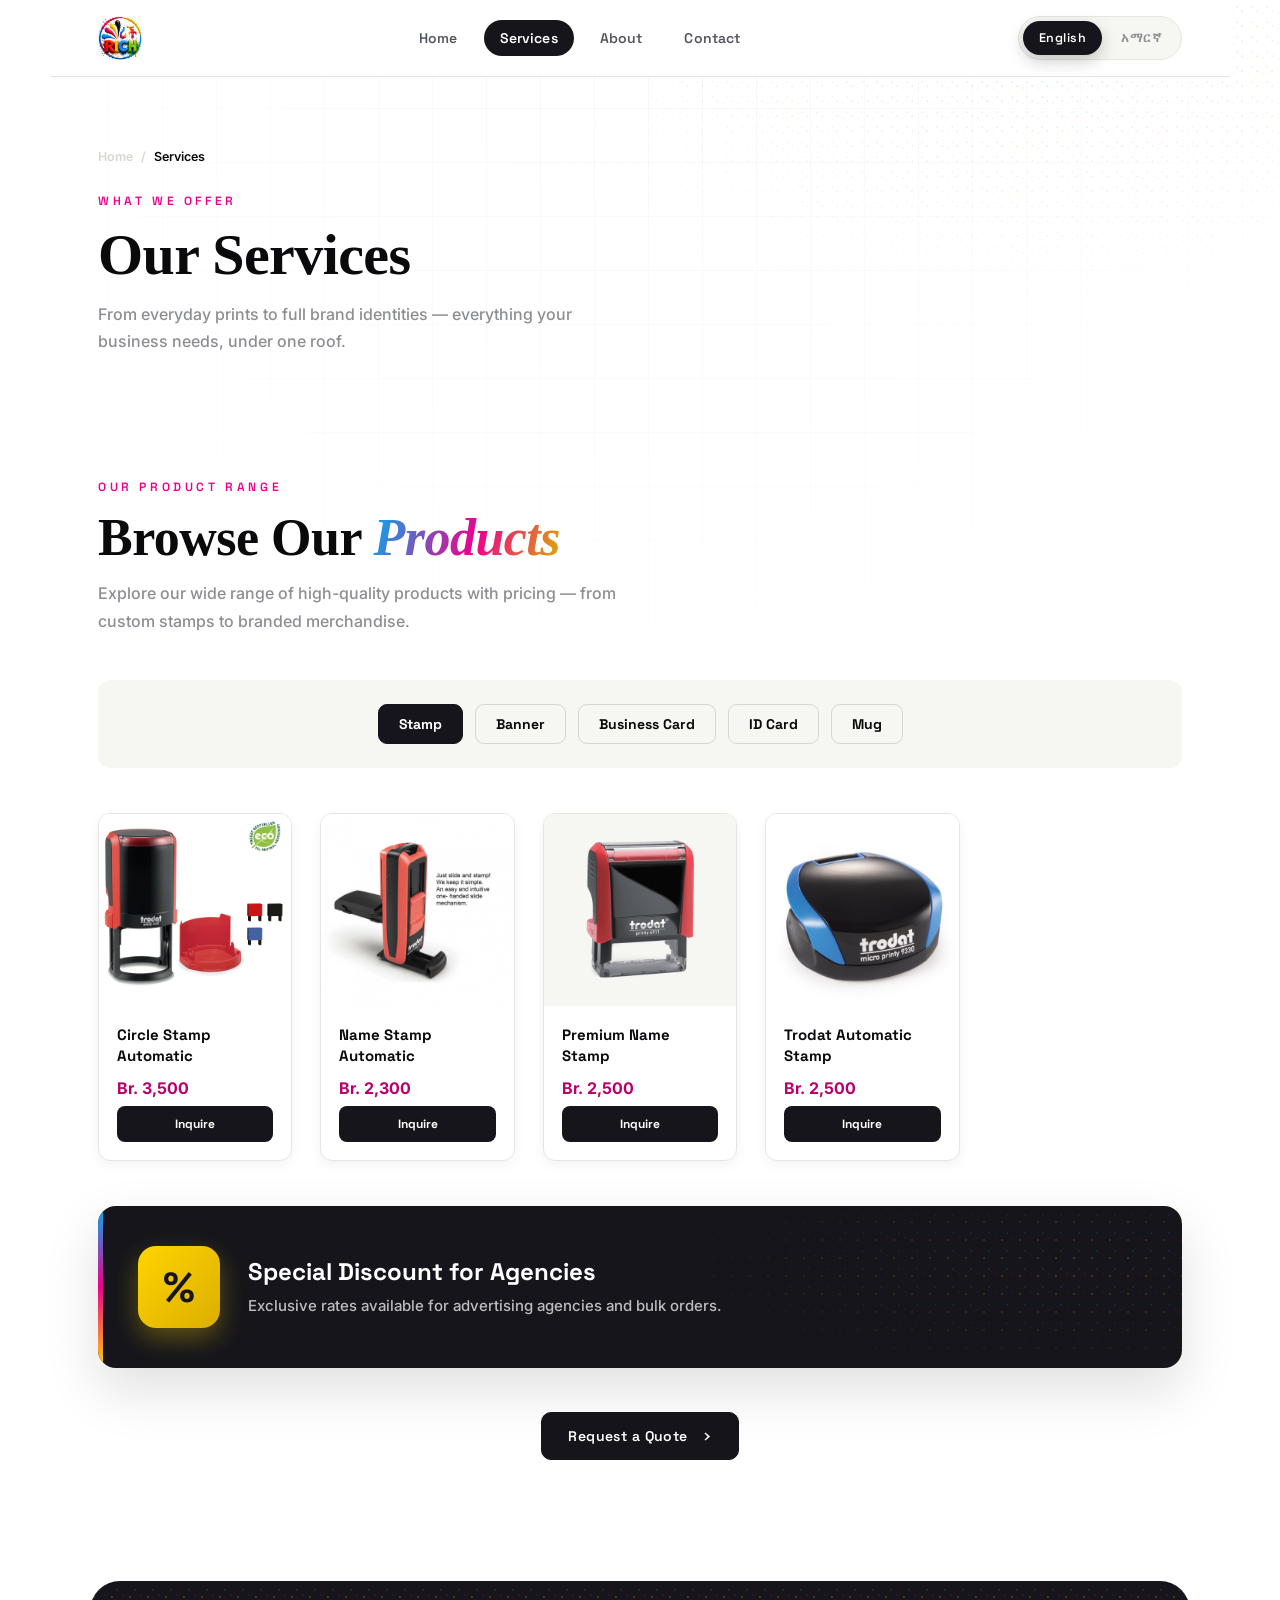
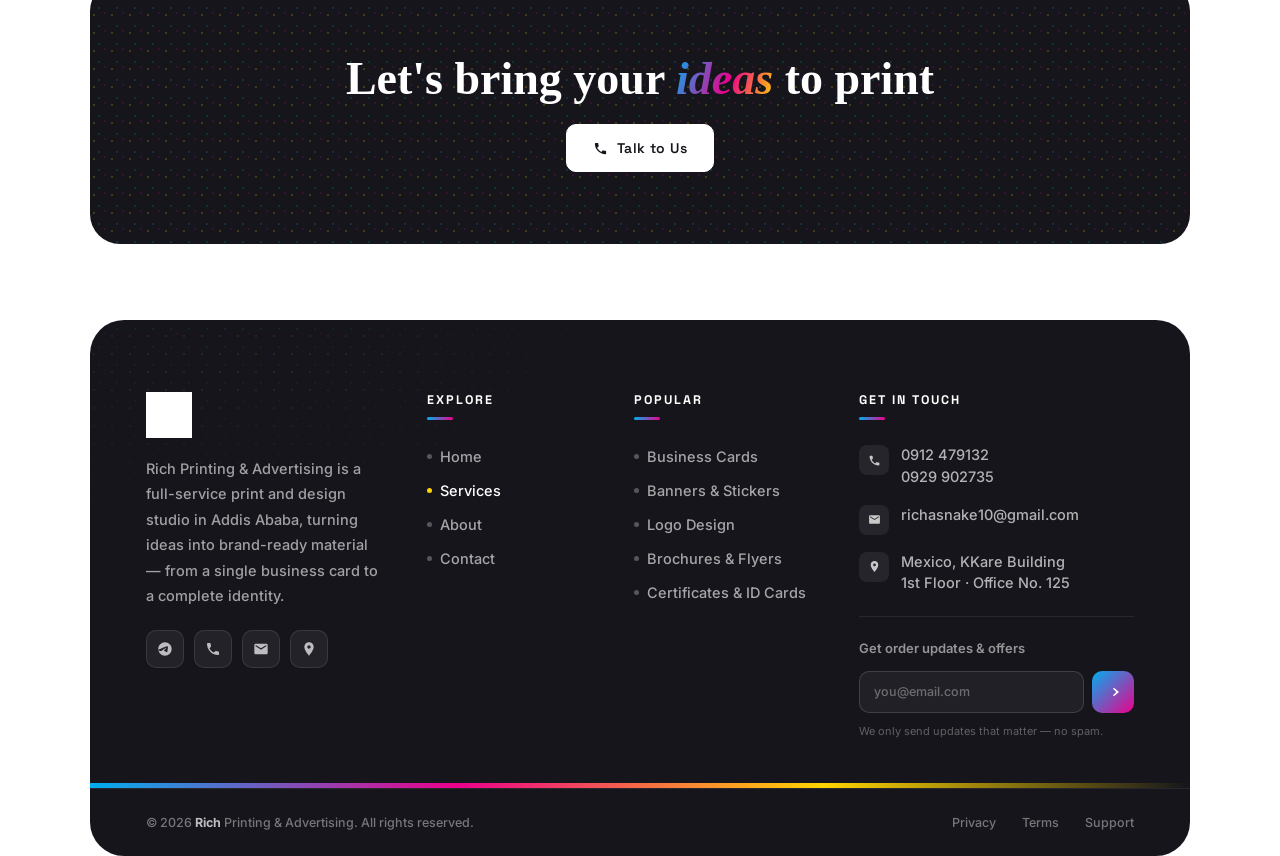
<file: services.html>
<!DOCTYPE html>
<html lang="en">
<head>
<meta charset="UTF-8">
<meta name="viewport" content="width=device-width, initial-scale=1.0">
<title>Services | Rich Printing &amp; Advertising</title>
<meta name="description" content="Digital & offset printing, books, banners, stickers, branding, logo design, brochures, business cards and more — full-service printing and design in Addis Ababa.">
<link rel="icon" type="image/png" href="images/logo.png">
<link rel="canonical" href="services.html">
<link rel="preconnect" href="https://fonts.googleapis.com">
<link rel="preconnect" href="https://fonts.gstatic.com" crossorigin>
<link href="https://fonts.googleapis.com/css2?family=Playfair+Display:ital,wght@0,600;0,800;0,900;1,700&family=Space+Grotesk:wght@400;500;600;700&family=Inter:wght@400;500;600;700;800&display=swap" rel="stylesheet">
<link rel="stylesheet" href="css/style.css">
  <meta property="og:image" content="https://bolt.new/static/og_default.png">
    <meta name="twitter:card" content="summary_large_image">
    <meta name="twitter:image" content="https://bolt.new/static/og_default.png">
</head>
<body class="lang-en" data-page="services">
<a class="skip-link" href="#main">Skip to content</a>
<div class="progress" id="progress"></div>
<div class="bg-fx"></div>
<div class="page">

  <!-- HEADER -->
  <header class="site-header">
    <div class="nav-wrap">
      <a href="index.html" class="nav-logo-link" aria-label="Rich Printing &amp; Advertising — home">
        <img class="nav-logo" src="images/logo.png" alt="Rich Printing &amp; Advertising">
      </a>
      <nav class="nav-links" id="navLinks" aria-label="Primary">
        <a href="index.html" class="nav-link" data-page-link="home"><span class="en-text">Home</span><span class="am-text">መነሻ</span></a>
        <a href="services.html" class="nav-link" data-page-link="services"><span class="en-text">Services</span><span class="am-text">አገልግሎቶች</span></a>
        <a href="about.html" class="nav-link" data-page-link="about"><span class="en-text">About</span><span class="am-text">ስለ እኛ</span></a>
        <a href="contact.html" class="nav-link" data-page-link="contact"><span class="en-text">Contact</span><span class="am-text">ያግኙን</span></a>
      </nav>
      <div class="nav-right">
        <div class="lang-toggle">
          <button class="lang-btn" data-lang="en" onclick="setLang('en')">English</button>
          <button class="lang-btn" data-lang="am" onclick="setLang('am')">አማርኛ</button>
        </div>
        <button class="nav-toggle" id="navToggle" aria-label="Toggle menu" aria-expanded="false"><span></span></button>
      </div>
    </div>
  </header>

  <main id="main">

    <!-- MASTHEAD -->
    <div class="masthead">
      <div class="crumbs reveal">
        <a href="index.html"><span class="en-text">Home</span><span class="am-text">መነሻ</span></a>
        <span>/</span>
        <span class="current en-text">Services</span><span class="current am-text">አገልግሎቶች</span>
      </div>
      <span class="eyebrow reveal en-text">What We Offer</span>
      <span class="eyebrow reveal am-text">የምናቀርበው</span>
      <h1 class="sec-title reveal en-text">Our Services</h1>
      <h1 class="sec-title reveal am-text">አገልግሎቶቻችን</h1>
      <p class="sec-sub reveal en-text">From everyday prints to full brand identities — everything your business needs, under one roof.</p>
      <p class="sec-sub reveal am-text">ከዕለት ተዕለት ህትመቶች እስከ ሙሉ ብራንድ ማንነት — ንግድዎ የሚፈልገው ሁሉ በአንድ ቦታ።</p>
    </div>

    <!-- PRODUCT CATALOG -->
    <section class="section">
      <div class="sec-head reveal">
        <span class="eyebrow en-text">Our Product Range</span>
        <span class="eyebrow am-text">ምርቶች</span>
        <h2 class="sec-title en-text">Browse Our <em>Products</em></h2>
        <h2 class="sec-title am-text">ምርቶችን <em>ሙለከቱ</em></h2>
        <p class="sec-sub en-text">Explore our wide range of high-quality products with pricing — from custom stamps to branded merchandise.</p>
        <p class="sec-sub am-text">በዋጋ ሙሉ ምርቶችን ይመልከቱ — ከብጁ ሞህሮች እስከ ብራንድ ሸቀጦች።</p>
      </div>

      <!-- CATEGORY FILTER -->
      <div class="category-filter reveal">
        <button class="cat-btn active" data-category="stamp">
          <span class="en-text">Stamp</span><span class="am-text">ሞህር</span>
        </button>
        <button class="cat-btn" data-category="banner">
          <span class="en-text">Banner</span><span class="am-text">ባነር</span>
        </button>
        <button class="cat-btn" data-category="bcard">
          <span class="en-text">Business Card</span><span class="am-text">ቢዝነስ ካርድ</span>
        </button>
        <button class="cat-btn" data-category="idcard">
          <span class="en-text">ID Card</span><span class="am-text">መታወቂያ</span>
        </button>
        <button class="cat-btn" data-category="mug">
          <span class="en-text">Mug</span><span class="am-text">ኩባያ</span>
        </button>
      </div>

      <!-- PRODUCTS GRID -->
      <div class="products-grid" id="productsGrid">
        <!-- STAMP PRODUCTS -->
        <div class="product-item reveal" data-category="stamp">
          <div class="product-image">
            <img src="stamp picture/Circle stamp automatic  3500.webp" alt="Circle stamp automatic">
          </div>
          <div class="product-info">
            <h3 class="product-name en-text">Circle Stamp Automatic</h3>
            <h3 class="product-name am-text">ክብ ሞህር ራሰ-ሠራሽ</h3>
            <p class="product-price">Br. 3,500</p>
            <a href="https://t.me/Rita08pp" class="product-btn" target="_blank" rel="noopener noreferrer">
              <span class="en-text">Inquire</span><span class="am-text">ይጠይቁ</span>
            </a>
          </div>
        </div>

        <div class="product-item reveal" data-category="stamp">
          <div class="product-image">
            <img src="stamp picture/name stamp automatic  2300.jpg" alt="Name stamp automatic">
          </div>
          <div class="product-info">
            <h3 class="product-name en-text">Name Stamp Automatic</h3>
            <h3 class="product-name am-text">ስም ሞህር ራሰ-ሠራሽ</h3>
            <p class="product-price">Br. 2,300</p>
            <a href="https://t.me/Rita08pp" class="product-btn" target="_blank" rel="noopener noreferrer">
              <span class="en-text">Inquire</span><span class="am-text">ይጠይቁ</span>
            </a>
          </div>
        </div>

        <div class="product-item reveal" data-category="stamp">
          <div class="product-image">
            <img src="stamp picture/name stamp automatic  2500.png" alt="Name stamp automatic">
          </div>
          <div class="product-info">
            <h3 class="product-name en-text">Premium Name Stamp</h3>
            <h3 class="product-name am-text">ምርጥ ስም ሞህር</h3>
            <p class="product-price">Br. 2,500</p>
            <a href="https://t.me/Rita08pp" class="product-btn" target="_blank" rel="noopener noreferrer">
              <span class="en-text">Inquire</span><span class="am-text">ይጠይቁ</span>
            </a>
          </div>
        </div>

        <div class="product-item reveal" data-category="stamp">
          <div class="product-image">
            <img src="stamp picture/Trodat automatic stamp price 2500.jpg" alt="Trodat automatic stamp">
          </div>
          <div class="product-info">
            <h3 class="product-name en-text">Trodat Automatic Stamp</h3>
            <h3 class="product-name am-text">ትሮዳት ራሰ-ሠራሽ ሞህር</h3>
            <p class="product-price">Br. 2,500</p>
            <a href="https://t.me/Rita08pp" class="product-btn" target="_blank" rel="noopener noreferrer">
              <span class="en-text">Inquire</span><span class="am-text">ይጠይቁ</span>
            </a>
          </div>
        </div>

        <!-- BANNER PRODUCTS (Placeholder) -->
        <div class="product-item reveal" data-category="banner" style="display:none;">
          <div class="product-image placeholder-bg">
            <div class="placeholder-text">Banner Product Image</div>
          </div>
          <div class="product-info">
            <h3 class="product-name en-text">Custom Banner</h3>
            <h3 class="product-name am-text">ብጁ ባነር</h3>
            <p class="product-price">Br. Available upon inquiry</p>
            <a href="https://t.me/Rita08pp" class="product-btn" target="_blank" rel="noopener noreferrer">
              <span class="en-text">Inquire</span><span class="am-text">ይጠይቁ</span>
            </a>
          </div>
        </div>

        <!-- BUSINESS CARD PRODUCTS (Placeholder) -->
        <div class="product-item reveal" data-category="bcard" style="display:none;">
          <div class="product-image placeholder-bg">
            <div class="placeholder-text">Business Card Image</div>
          </div>
          <div class="product-info">
            <h3 class="product-name en-text">Premium Business Card</h3>
            <h3 class="product-name am-text">ምርጥ ቢዝነስ ካርድ</h3>
            <p class="product-price">Br. Available upon inquiry</p>
            <a href="https://t.me/Rita08pp" class="product-btn" target="_blank" rel="noopener noreferrer">
              <span class="en-text">Inquire</span><span class="am-text">ይጠይቁ</span>
            </a>
          </div>
        </div>

        <!-- ID CARD PRODUCTS (Placeholder) -->
        <div class="product-item reveal" data-category="idcard" style="display:none;">
          <div class="product-image placeholder-bg">
            <div class="placeholder-text">ID Card Image</div>
          </div>
          <div class="product-info">
            <h3 class="product-name en-text">Security ID Card</h3>
            <h3 class="product-name am-text">ደህንነት መታወቂያ</h3>
            <p class="product-price">Br. Available upon inquiry</p>
            <a href="https://t.me/Rita08pp" class="product-btn" target="_blank" rel="noopener noreferrer">
              <span class="en-text">Inquire</span><span class="am-text">ይጠይቁ</span>
            </a>
          </div>
        </div>

        <!-- MUG PRODUCTS (Placeholder) -->
        <div class="product-item reveal" data-category="mug" style="display:none;">
          <div class="product-image placeholder-bg">
            <div class="placeholder-text">Branded Mug Image</div>
          </div>
          <div class="product-info">
            <h3 class="product-name en-text">Branded Mug</h3>
            <h3 class="product-name am-text">ብራንድ ኩባያ</h3>
            <p class="product-price">Br. Available upon inquiry</p>
            <a href="https://t.me/Rita08pp" class="product-btn" target="_blank" rel="noopener noreferrer">
              <span class="en-text">Inquire</span><span class="am-text">ይጠይቁ</span>
            </a>
          </div>
        </div>
      </div>

      <div class="promo-box reveal">
        <div class="promo-pct">%</div>
        <div>
          <div class="promo-title en-text">Special Discount for Agencies</div>
          <div class="promo-title am-text">ለኤጀንሲዎች ልዩ ቅናሽ</div>
          <div class="promo-body en-text">Exclusive rates available for advertising agencies and bulk orders.</div>
          <div class="promo-body am-text">ለማስታወቂያ ቤቶች እና ብዛት ላላቸው ትዕዛዞች ልዩ ዋጋ አለን።</div>
        </div>
      </div>

      <div class="sec-foot reveal">
        <a href="contact.html" class="btn btn-primary">
          <span class="en-text">Request a Quote</span><span class="am-text">ዋጋ ይጠይቁ</span>
          <svg width="15" height="15" viewBox="0 0 24 24" fill="currentColor"><path d="M5 12h12l-5-5 1.4-1.4L21 12l-7.6 6.4L12 17l5-5H5z"/></svg>
        </a>
      </div>
    </section>

    <!-- CTA BANNER -->
    <section class="cta-banner reveal">
      <h2 class="cta-title en-text">Let's bring your <em>ideas</em> to print</h2>
      <h2 class="cta-title am-text">ሀሳብዎን ወደ <em>ህትመት</em> እንለውጥ</h2>
      <div class="hero-cta">
        <a href="contact.html" class="btn btn-primary">
          <svg width="15" height="15" viewBox="0 0 24 24" fill="currentColor"><path d="M6.6 10.8c1.4 2.8 3.8 5.1 6.6 6.6l2.2-2.2c.3-.3.7-.4 1-.2 1.1.4 2.3.6 3.6.6.6 0 1 .4 1 1V20c0 .6-.4 1-1 1-9.4 0-17-7.6-17-17 0-.6.4-1 1-1h3.5c.6 0 1 .4 1 1 0 1.3.2 2.5.6 3.6.1.3 0 .7-.2 1L6.6 10.8z"/></svg>
          <span class="en-text">Talk to Us</span><span class="am-text">ያነጋግሩን</span>
        </a>
      </div>
    </section>

  </main>

  <!-- FOOTER -->
  <footer class="site-footer">
    <div class="footer-top">
      <div class="reveal">
        <img class="footer-brand-logo" src="images/logo.png" alt="Rich Printing &amp; Advertising">
        <p class="footer-about en-text">Rich Printing &amp; Advertising is a full-service print and design studio in Addis Ababa, turning ideas into brand-ready material — from a single business card to a complete identity.</p>
        <p class="footer-about am-text">ሪች ማተሚያ &amp; ማስታወቂያ በአዲስ አበባ የሚገኝ ሙሉ አገልግሎት ሰጪ የህትመትና ዲዛይን ስቱዲዮ ነው — ከአንድ ቢዝነስ ካርድ እስከ ሙሉ ብራንድ ማንነት ሀሳብዎን እናደራጃለን።</p>
        <div class="footer-social">
          <a href="https://t.me/Rita08pp" target="_blank" rel="noopener noreferrer" aria-label="Telegram">
            <svg viewBox="0 0 24 24"><path d="M12 2C6.48 2 2 6.48 2 12s4.48 10 10 10 10-4.48 10-10S17.52 2 12 2zm4.64 6.8c-.15 1.58-.8 5.42-1.13 7.19-.14.75-.42 1-.68 1.02-.58.05-1.02-.38-1.58-.75-.88-.58-1.38-.94-2.23-1.5-.99-.65-.35-1.01.22-1.59.15-.15 2.71-2.48 2.76-2.69.01-.03.02-.14-.07-.2-.09-.06-.22-.04-.31-.02-.13.02-2.28 1.45-6.44 4.27-.61.42-1.16.62-1.66.61-.55-.01-1.6-.31-2.38-.57-.96-.3-1.72-.46-1.65-.97.04-.27.49-.55 1.35-.84 5.3-2.22 8.83-3.68 10.56-4.41.5-.21.95-.32 1.34-.32.29 0 .58.04.86.13z"/></svg>
          </a>
          <a href="tel:+251912479132" aria-label="Phone">
            <svg viewBox="0 0 24 24"><path d="M6.6 10.8c1.4 2.8 3.8 5.1 6.6 6.6l2.2-2.2c.3-.3.7-.4 1-.2 1.1.4 2.3.6 3.6.6.6 0 1 .4 1 1V20c0 .6-.4 1-1 1-9.4 0-17-7.6-17-17 0-.6.4-1 1-1h3.5c.6 0 1 .4 1 1 0 1.3.2 2.5.6 3.6.1.3 0 .7-.2 1L6.6 10.8z"/></svg>
          </a>
          <a href="mailto:richasnake10@gmail.com" aria-label="Email">
            <svg viewBox="0 0 24 24"><path d="M20 4H4c-1.1 0-2 .9-2 2v12c0 1.1.9 2 2 2h16c1.1 0 2-.9 2-2V6c0-1.1-.9-2-2-2zm0 4l-8 5-8-5V6l8 5 8-5v2z"/></svg>
          </a>
          <a href="https://www.google.com/maps/place/KKare+Building+%7C+Mexico+%7C+%E1%8A%AC%E1%8A%AC%E1%88%AD+%E1%88%85%E1%8A%95%E1%8D%83+%7C+%E1%88%9C%E1%8A%AD%E1%88%B2%E1%8A%AE" target="_blank" rel="noopener noreferrer" aria-label="Location">
            <svg viewBox="0 0 24 24"><path d="M12 2C8.13 2 5 5.13 5 9c0 5.25 7 13 7 13s7-7.75 7-13c0-3.87-3.13-7-7-7zm0 9.5c-1.38 0-2.5-1.12-2.5-2.5s1.12-2.5 2.5-2.5 2.5 1.12 2.5 2.5-1.12 2.5-2.5 2.5z"/></svg>
          </a>
        </div>
      </div>

      <div class="reveal">
        <div class="footer-heading en-text">Explore</div>
        <div class="footer-heading am-text">ገፆች</div>
        <ul class="footer-links">
          <li><a href="index.html" data-page-link="home"><span class="en-text">Home</span><span class="am-text">መነሻ</span></a></li>
          <li><a href="services.html" data-page-link="services"><span class="en-text">Services</span><span class="am-text">አገልግሎቶች</span></a></li>
          <li><a href="about.html" data-page-link="about"><span class="en-text">About</span><span class="am-text">ስለ እኛ</span></a></li>
          <li><a href="contact.html" data-page-link="contact"><span class="en-text">Contact</span><span class="am-text">ያግኙን</span></a></li>
        </ul>
      </div>

      <div class="reveal">
        <div class="footer-heading en-text">Popular</div>
        <div class="footer-heading am-text">ተወዳጅ</div>
        <ul class="footer-links">
          <li><a href="services.html"><span class="en-text">Business Cards</span><span class="am-text">ቢዝነስ ካርድ</span></a></li>
          <li><a href="services.html"><span class="en-text">Banners &amp; Stickers</span><span class="am-text">ባነር &amp; ስቲከር</span></a></li>
          <li><a href="services.html"><span class="en-text">Logo Design</span><span class="am-text">ሎጎ ዲዛይን</span></a></li>
          <li><a href="services.html"><span class="en-text">Brochures &amp; Flyers</span><span class="am-text">ብሮሸር &amp; ፍላየር</span></a></li>
          <li><a href="services.html"><span class="en-text">Certificates &amp; ID Cards</span><span class="am-text">ሰርተፍኬት &amp; መታወቂያ</span></a></li>
        </ul>
      </div>

      <div class="reveal">
        <div class="footer-heading en-text">Get In Touch</div>
        <div class="footer-heading am-text">አድራሻ</div>
        <ul class="footer-contact-list">
          <li>
            <span class="fc-ico"><svg viewBox="0 0 24 24"><path d="M6.6 10.8c1.4 2.8 3.8 5.1 6.6 6.6l2.2-2.2c.3-.3.7-.4 1-.2 1.1.4 2.3.6 3.6.6.6 0 1 .4 1 1V20c0 .6-.4 1-1 1-9.4 0-17-7.6-17-17 0-.6.4-1 1-1h3.5c.6 0 1 .4 1 1 0 1.3.2 2.5.6 3.6.1.3 0 .7-.2 1L6.6 10.8z"/></svg></span>
            <span><a href="tel:+251912479132">0912 479132</a><br><a href="tel:+251929902735">0929 902735</a></span>
          </li>
          <li>
            <span class="fc-ico"><svg viewBox="0 0 24 24"><path d="M20 4H4c-1.1 0-2 .9-2 2v12c0 1.1.9 2 2 2h16c1.1 0 2-.9 2-2V6c0-1.1-.9-2-2-2zm0 4l-8 5-8-5V6l8 5 8-5v2z"/></svg></span>
            <a href="mailto:richasnake10@gmail.com">richasnake10@gmail.com</a>
          </li>
          <li>
            <span class="fc-ico"><svg viewBox="0 0 24 24"><path d="M12 2C8.13 2 5 5.13 5 9c0 5.25 7 13 7 13s7-7.75 7-13c0-3.87-3.13-7-7-7zm0 9.5c-1.38 0-2.5-1.12-2.5-2.5s1.12-2.5 2.5-2.5 2.5 1.12 2.5 2.5-1.12 2.5-2.5 2.5z"/></svg></span>
            <span class="en-text">Mexico, KKare Building<br>1st Floor · Office No. 125</span>
            <span class="am-text">ሜክሲኮ፣ ኬኬር ህንፃ<br>1ኛ ፎቅ · ቢሮ ቁጥር 125</span>
          </li>
        </ul>

        <div class="footer-newsletter">
          <div class="footer-newsletter-label en-text">Get order updates &amp; offers</div>
          <div class="footer-newsletter-label am-text">የትዕዛዝ ማሻሻያ &amp; ቅናሾችን ይቀበሉ</div>
          <form class="footer-newsletter-form" onsubmit="return false;">
            <input type="email" placeholder="you@email.com" aria-label="Email address" required>
            <button type="submit" aria-label="Subscribe">
              <svg viewBox="0 0 24 24"><path d="M5 12h12l-5-5 1.4-1.4L21 12l-7.6 6.4L12 17l5-5H5z"/></svg>
            </button>
          </form>
          <div class="footer-note en-text">We only send updates that matter — no spam.</div>
          <div class="footer-note am-text">አስፈላጊ መረጃ ብቻ እንልካለን — ስፓም የለም።</div>
        </div>
      </div>
    </div>

    <div class="footer-strip"></div>

    <div class="footer-bottom">
      <div class="footer-copy en-text">&copy; <span data-year></span> <strong>Rich</strong> Printing &amp; Advertising. All rights reserved.</div>
      <div class="footer-copy am-text">&copy; <span data-year></span> <strong>ሪች</strong> ማተሚያ &amp; ማስታወቂያ። ሁሉም መብቶች የተጠበቁ ናቸው።</div>
      <div class="footer-legal">
        <a href="#"><span class="en-text">Privacy</span><span class="am-text">ግላዊነት</span></a>
        <a href="#"><span class="en-text">Terms</span><span class="am-text">ውሎች</span></a>
        <a href="contact.html"><span class="en-text">Support</span><span class="am-text">ድጋፍ</span></a>
      </div>
    </div>
  </footer>

</div>
<script src="js/script.js"></script>
</body>
</html>
</file>
<file: css/style.css>
/* ==========================================================================
   Rich Printing & Advertising — global stylesheet (v2)
   Signature system: registration marks + misaligned halftone dots — the two
   visual artifacts of actual four-colour print production — stand in for
   the generic gradient-blob decoration. Palette is process-ink CMYK plus a
   warm paper ground, drawn straight from the brand's dot mark.
   ========================================================================== */

*,*::before,*::after{margin:0;padding:0;box-sizing:border-box;}

:root{
  --cyan:#00aeef;
  --cyan-deep:#0089bd;
  --magenta:#ec008c;
  --magenta-deep:#b8006b;
  --yellow:#ffd400;
  --yellow-deep:#dcae00;
  --ink:#15151b;

  --paper:#ffffff;
  --paper-soft:#f6f6f2;
  --paper-tint:#fbfbf8;
  --surface:#ffffff;
  --border:#e6e5df;
  --border-strong:#d8d7cf;

  --text:#1b1c22;
  --text-b:#0a0a0d;
  --text-dim:#54565f;
  --text-muted:#8c8e94;

  --radius:18px;
  --radius-sm:12px;
  --ease:cubic-bezier(.16,1,.3,1);
  --shadow:0 8px 28px rgba(15,15,20,0.07);
  --shadow-lg:0 22px 54px rgba(15,15,20,0.13);
  --shadow-hard:5px 5px 0 var(--ink);
  --cmyk:linear-gradient(90deg,var(--cyan),var(--magenta),var(--yellow),var(--ink));
  --header-h:76px;

  --f-display:'Fraunces',serif;
  --f-display-am:'Noto Serif Ethiopic',serif;
  --f-mono:'Space Grotesk',sans-serif;
  --f-mono-am:'Noto Sans Ethiopic',sans-serif;
  --f-body:'Inter',sans-serif;
  --f-body-am:'Noto Sans Ethiopic',sans-serif;
}

html{font-size:clamp(15px,1.1vw,18px);scroll-behavior:smooth;}

body{
  font-family:var(--f-body);
  background:var(--paper);
  color:var(--text);
  min-height:100vh;
  overflow-x:hidden;
  -webkit-font-smoothing:antialiased;
}

/* Amharic gets its own type family throughout — Latin display/utility faces
   don't carry Ethiopic glyphs, so without this the script silently falls
   back to a default system font and loses all the type direction. */
body.lang-am{font-family:var(--f-body-am);}
.am-text{font-family:var(--f-body-am);}

a{color:inherit;}
img{max-width:100%;display:block;}
button{font:inherit;}

.skip-link{
  position:absolute;
  left:12px;top:-60px;
  background:var(--ink);
  color:#fff;
  padding:10px 18px;
  border-radius:8px;
  font-size:13px;
  font-weight:600;
  z-index:999;
  transition:top .3s var(--ease);
}
.skip-link:focus{top:12px;}

:focus-visible{outline:2.5px solid var(--magenta);outline-offset:3px;border-radius:4px;}

/* scroll progress */
.progress{
  position:fixed;
  top:0;left:0;
  height:3px;width:0%;
  z-index:300;
  background:var(--cmyk);
  background-size:200% 100%;
  transition:width .1s linear;
}

/* ─── SIGNATURE: halftone ground + registration marks ───
   Three faintly offset radial-gradient dot screens (cyan / magenta / yellow)
   stand in for a misregistered print pass instead of a blurred gradient. */
.bg-fx{
  position:fixed;
  inset:0;
  z-index:0;
  pointer-events:none;
  background:var(--paper);
}
.bg-fx::before{
  content:'';
  position:absolute;
  inset:0;
  background-image:
    radial-gradient(rgba(0,174,239,0.16) 1px, transparent 1px),
    radial-gradient(rgba(236,0,140,0.14) 1px, transparent 1px),
    radial-gradient(rgba(255,212,0,0.20) 1px, transparent 1px);
  background-size:15px 15px, 15px 15px, 15px 15px;
  background-position:0 0, 5px 4px, -4px 6px;
  mask-image:radial-gradient(60% 46% at 82% 4%, #000 0%, transparent 72%);
}
.bg-fx::after{
  content:'';
  position:absolute;
  inset:0;
  background-image:
    linear-gradient(rgba(20,20,25,0.035) 1px,transparent 1px),
    linear-gradient(90deg,rgba(20,20,25,0.035) 1px,transparent 1px);
  background-size:54px 54px;
  mask-image:radial-gradient(circle at 50% 0%,#000 0%,transparent 68%);
}

/* registration mark — the crosshair-in-circle printers use to align plates */
.regmark{
  position:absolute;
  width:15px;height:15px;
  border:1.4px solid currentColor;
  border-radius:50%;
  opacity:0.4;
  pointer-events:none;
}
.regmark::before,.regmark::after{content:'';position:absolute;background:currentColor;}
.regmark::before{left:50%;top:-5px;bottom:-5px;width:1.2px;transform:translateX(-50%);}
.regmark::after{top:50%;left:-5px;right:-5px;height:1.2px;transform:translateY(-50%);}
.regmark.tl{top:14px;left:14px;}
.regmark.tr{top:14px;right:14px;}
.regmark.bl{bottom:14px;left:14px;}
.regmark.br{bottom:14px;right:14px;}
.regmark.on-dark{color:rgba(255,255,255,0.5);}
.regmark.on-light{color:var(--ink);}

.page{
  position:relative;
  z-index:1;
  width:100%;
  max-width:1180px;
  margin:0 auto;
  display:flex;
  flex-direction:column;
}

.cmyk-rule{height:3px;border:none;border-radius:3px;background:var(--cmyk);}

/* ─── HEADER / NAV ─── */
.site-header{
  position:sticky;
  top:0;
  z-index:100;
  background:rgba(255,255,255,0.78);
  backdrop-filter:blur(20px) saturate(160%);
  -webkit-backdrop-filter:blur(20px) saturate(160%);
  border-bottom:1px solid var(--border);
}
.nav-wrap{
  max-width:1180px;
  margin:0 auto;
  min-height:var(--header-h);
  display:flex;
  align-items:center;
  justify-content:space-between;
  gap:16px;
  padding:10px clamp(18px,5vw,48px);
}
.nav-logo-link{display:flex;align-items:center;flex-shrink:0;}
.nav-logo{height:clamp(34px,6vw,44px);width:auto;display:block;}

.nav-links{
  display:flex;
  align-items:center;
  gap:clamp(4px,1.6vw,10px);
}
.nav-link{
  position:relative;
  padding:9px 16px;
  border-radius:30px;
  font-family:var(--f-mono);
  font-size:14px;
  font-weight:600;
  letter-spacing:0.01em;
  text-decoration:none;
  color:var(--text-dim);
  transition:color .3s var(--ease),background .3s var(--ease);
}
body.lang-am .nav-link{font-family:var(--f-mono-am);}
.nav-link:hover{color:var(--text-b);background:var(--paper-soft);}
.nav-link.active{color:#fff;background:var(--ink);}

.nav-right{display:flex;align-items:center;gap:12px;flex-shrink:0;}

.lang-toggle{
  display:flex;
  background:var(--paper-soft);
  border:1px solid var(--border);
  border-radius:40px;
  padding:4px;
  gap:3px;
}
.lang-btn{
  padding:8px 16px;
  border-radius:30px;
  border:none;
  background:transparent;
  font-family:var(--f-mono);
  font-size:12.5px;
  font-weight:600;
  letter-spacing:0.04em;
  color:var(--text-muted);
  cursor:pointer;
  transition:all .35s var(--ease);
  min-height:34px;
}
.lang-btn:hover{color:var(--text);}
.lang-btn.active{
  background:var(--ink);
  color:#fff;
  box-shadow:0 6px 16px rgba(21,21,27,0.22);
}

.nav-toggle{
  display:none;
  width:42px;height:42px;
  align-items:center;justify-content:center;
  border:1px solid var(--border-strong);
  border-radius:12px;
  background:#fff;
  cursor:pointer;
  flex-shrink:0;
}
.nav-toggle span{position:relative;width:18px;height:2px;background:var(--text-b);display:block;}
.nav-toggle span::before,.nav-toggle span::after{
  content:'';position:absolute;left:0;width:18px;height:2px;background:var(--text-b);
  transition:transform .3s var(--ease),opacity .3s var(--ease);
}
.nav-toggle span::before{top:-6px;}
.nav-toggle span::after{top:6px;}
.nav-toggle.open span{background:transparent;}
.nav-toggle.open span::before{transform:translateY(6px) rotate(45deg);}
.nav-toggle.open span::after{transform:translateY(-6px) rotate(-45deg);}

/* ─── HERO ─── */
.hero{
  position:relative;
  padding:clamp(40px,8vh,84px) clamp(20px,5vw,48px) clamp(36px,7vh,64px);
  display:grid;
  grid-template-columns:1.12fr 0.88fr;
  align-items:center;
  gap:clamp(28px,5vw,56px);
  overflow:hidden;
}
.hero-badge{
  display:inline-flex;
  align-items:center;
  gap:8px;
  padding:7px 16px;
  border:1px solid var(--border-strong);
  border-radius:40px;
  background:#fff;
  box-shadow:var(--shadow);
  font-size:clamp(9px,1.8vw,11px);
  font-weight:700;
  letter-spacing:0.2em;
  text-transform:uppercase;
  color:var(--text-dim);
  margin-bottom:clamp(20px,4vh,30px);
}
body.lang-am .hero-badge{font-family:var(--f-mono-am);letter-spacing:0.02em;}
.hero-badge .pulse{
  width:7px;height:7px;border-radius:50%;
  background:var(--magenta);
  box-shadow:0 0 0 0 rgba(236,0,140,0.5);
  animation:pulse 2.2s infinite;
}
@keyframes pulse{
  0%{box-shadow:0 0 0 0 rgba(236,0,140,0.45);}
  70%{box-shadow:0 0 0 9px rgba(236,0,140,0);}
  100%{box-shadow:0 0 0 0 rgba(236,0,140,0);}
}
.hero-tagline{
  font-family:var(--f-display);
  font-size:clamp(38px,7vw,72px);
  font-weight:900;
  line-height:1.04;
  letter-spacing:-0.01em;
  color:var(--text-b);
  margin-bottom:clamp(18px,3vh,26px);
  max-width:15ch;
}
body.lang-am .hero-tagline{font-family:var(--f-display-am);font-weight:700;letter-spacing:0;}
.hero-tagline em{
  font-style:italic;
  background:linear-gradient(110deg,var(--cyan),var(--magenta) 45%,var(--yellow-deep) 90%);
  background-size:220% 100%;
  -webkit-background-clip:text;
  background-clip:text;
  -webkit-text-fill-color:transparent;
  animation:hue 6s ease-in-out infinite;
}
body.lang-am .hero-tagline em{font-style:normal;}
@keyframes hue{0%,100%{background-position:0% 50%;}50%{background-position:100% 50%;}}
.hero-desc{
  font-size:clamp(14px,2.6vw,18px);
  font-weight:500;
  color:var(--text-dim);
  line-height:1.75;
  max-width:46ch;
  margin-bottom:clamp(26px,5vh,38px);
}
.hero-cta{
  display:flex;
  flex-wrap:wrap;
  gap:14px;
  align-items:center;
}
.btn{
  display:inline-flex;
  align-items:center;
  gap:9px;
  padding:14px 26px;
  border-radius:10px;
  font-family:var(--f-mono);
  font-size:clamp(12px,2.2vw,14px);
  font-weight:600;
  letter-spacing:0.03em;
  text-decoration:none;
  cursor:pointer;
  border:1.5px solid var(--ink);
  transition:transform .25s var(--ease),box-shadow .25s var(--ease),background .25s var(--ease),color .25s var(--ease);
}
body.lang-am .btn{font-family:var(--f-mono-am);}
.btn-primary{
  background:var(--ink);
  color:#fff;
  box-shadow:0 0 0 var(--ink);
}
.btn-primary:hover{transform:translate(-3px,-3px);box-shadow:var(--shadow-hard);}
.btn-ghost{
  border:1.5px solid var(--border-strong);
  color:var(--text-b);
  background:#fff;
}
.btn-ghost:hover{border-color:var(--ink);transform:translate(-3px,-3px);box-shadow:var(--shadow-hard);}

.hero-stats{
  display:flex;
  flex-wrap:wrap;
  gap:clamp(24px,5vw,52px);
  margin-top:clamp(36px,7vh,56px);
  padding-top:clamp(24px,5vh,36px);
  border-top:1px solid var(--border);
}
.stat-num{
  font-family:var(--f-mono);
  font-size:clamp(26px,5vw,40px);
  font-weight:700;
  color:var(--text-b);
  line-height:1;
}
body.lang-am .stat-num{font-family:var(--f-mono-am);}
.stat-num .c{color:var(--cyan-deep);}
.stat-num .m{color:var(--magenta);}
.stat-num .y{color:var(--yellow-deep);}
.stat-label{
  font-size:clamp(10px,2vw,12px);
  font-weight:600;
  letter-spacing:0.08em;
  text-transform:uppercase;
  color:var(--text-muted);
  margin-top:8px;
}

.hero-art{
  position:relative;
  display:flex;
  align-items:center;
  justify-content:center;
}
.hero-art-card{
  position:relative;
  z-index:1;
  width:100%;
  max-width:420px;
  aspect-ratio:1.05/1;
  border-radius:20px;
  background:#fff;
  border:1.5px solid var(--ink);
  box-shadow:var(--shadow-lg);
  display:flex;
  align-items:center;
  justify-content:center;
  padding:clamp(28px,5vw,48px);
  overflow:hidden;
}
.hero-art-card::before{
  content:'';
  position:absolute;
  inset:0;
  background-image:
    radial-gradient(rgba(0,174,239,0.20) 1.4px, transparent 1.4px),
    radial-gradient(rgba(236,0,140,0.17) 1.4px, transparent 1.4px),
    radial-gradient(rgba(255,212,0,0.24) 1.4px, transparent 1.4px);
  background-size:20px 20px, 20px 20px, 20px 20px;
  background-position:0 0, 6px 5px, -5px 8px;
}
.hero-art-card img{position:relative;width:62%;height:auto;filter:drop-shadow(0 10px 24px rgba(15,15,20,0.14));}
.hero-art-bar{
  position:absolute;
  left:0;right:0;bottom:0;
  height:8px;
  background:var(--cmyk);
}

/* ─── PAGE MASTHEAD (non-home pages) ─── */
.masthead{
  position:relative;
  padding:clamp(40px,8vh,72px) clamp(20px,5vw,48px) clamp(24px,5vh,40px);
}
.masthead .eyebrow{margin-bottom:14px;}
.masthead .sec-title{font-size:clamp(34px,7vw,58px);}
.crumbs{
  display:flex;
  align-items:center;
  gap:8px;
  font-size:12.5px;
  font-weight:600;
  color:var(--text-muted);
  margin-bottom:clamp(18px,3vh,26px);
}
.crumbs a{text-decoration:none;color:var(--text-muted);transition:color .3s var(--ease);}
.crumbs a:hover{color:var(--magenta);}
.crumbs span{color:var(--border-strong);}
.crumbs .current{color:var(--text-b);}

/* ─── MARQUEE ─── */
.marquee{
  position:relative;
  overflow:hidden;
  background:var(--ink);
  padding:14px 0;
  margin:clamp(8px,2vw,20px) 0;
  border-radius:12px;
}
.marquee-track{
  display:flex;
  width:max-content;
  animation:scroll 28s linear infinite;
}
.marquee:hover .marquee-track{animation-play-state:paused;}
.marquee-track span{
  font-family:var(--f-mono);
  font-size:clamp(13px,2.4vw,16px);
  font-weight:600;
  letter-spacing:0.06em;
  color:#fff;
  padding:0 clamp(18px,3vw,30px);
  display:inline-flex;
  align-items:center;
  gap:clamp(18px,3vw,30px);
}
body.lang-am .marquee-track span{font-family:var(--f-mono-am);}
.marquee-track span::after{
  content:'';
  width:7px;height:7px;border-radius:50%;
}
.marquee-track span:nth-child(4n+1)::after{background:var(--cyan);}
.marquee-track span:nth-child(4n+2)::after{background:var(--magenta);}
.marquee-track span:nth-child(4n+3)::after{background:var(--yellow);}
.marquee-track span:nth-child(4n)::after{background:#fff;}
@keyframes scroll{from{transform:translateX(0);}to{transform:translateX(-50%);}}

/* ─── SECTION ─── */
.section{
  padding:clamp(44px,9vh,90px) clamp(20px,5vw,48px);
}
.section.alt{background:var(--paper-soft);border-radius:clamp(20px,3vw,32px);}
.section.tint{
  position:relative;
  background:linear-gradient(135deg,rgba(0,174,239,0.05) 0%,rgba(236,0,140,0.05) 50%,rgba(255,212,0,0.06) 100%);
  border-radius:clamp(24px,4vw,40px);
  margin:clamp(20px,4vh,40px) clamp(16px,4vw,40px);
  padding:clamp(52px,10vh,100px) clamp(24px,5vw,56px)!important;
  overflow:hidden;
}
.sec-head{margin-bottom:clamp(28px,5vh,46px);}
.section.tint .sec-head{margin-bottom:clamp(40px,7vh,60px);}
.section.tint .sec-title{font-size:clamp(38px,8vw,60px);}
.eyebrow{
  display:inline-block;
  font-family:var(--f-mono);
  font-size:clamp(10px,2vw,12px);
  font-weight:600;
  letter-spacing:0.3em;
  color:var(--magenta);
  text-transform:uppercase;
  margin-bottom:14px;
}
body.lang-am .eyebrow{font-family:var(--f-mono-am);letter-spacing:0.03em;}
.sec-title{
  font-family:var(--f-display);
  font-size:clamp(30px,6vw,52px);
  font-weight:800;
  color:var(--text-b);
  line-height:1.1;
  letter-spacing:-0.01em;
}
body.lang-am .sec-title{font-family:var(--f-display-am);font-weight:700;letter-spacing:0;}
.sec-title em{
  font-style:italic;
  background:linear-gradient(110deg,var(--cyan),var(--magenta) 55%,var(--yellow-deep));
  -webkit-background-clip:text;background-clip:text;-webkit-text-fill-color:transparent;
}
body.lang-am .sec-title em{font-style:normal;}
.sec-sub{
  font-size:clamp(13px,2.4vw,16px);
  color:var(--text-muted);
  font-weight:500;
  margin-top:14px;
  max-width:52ch;
  line-height:1.7;
}
.sec-foot{
  display:flex;
  align-items:center;
  justify-content:center;
  margin-top:clamp(28px,5vh,44px);
}

/* ─── SERVICE CARDS ─── */
.services-grid{
  display:grid;
  grid-template-columns:repeat(2,1fr);
  gap:clamp(20px,3vw,28px);
  margin-bottom:clamp(28px,5vh,48px);
}
.scard{
  position:relative;
  background:var(--surface);
  border:1px solid var(--border);
  border-radius:var(--radius);
  padding:clamp(28px,4vw,40px);
  overflow:hidden;
  box-shadow:var(--shadow);
  transition:transform .35s var(--ease),box-shadow .35s var(--ease),border-color .35s var(--ease);
}
.scard::before{
  content:'';
  position:absolute;
  top:0;left:0;right:0;height:5px;
}
.scard.c-cy::before{background:linear-gradient(90deg,var(--cyan),var(--cyan-deep));}
.scard.c-mg::before{background:linear-gradient(90deg,var(--magenta),var(--yellow));}
.scard:hover{transform:translateY(-6px);box-shadow:var(--shadow-lg);border-color:var(--border-strong);}
.scard-head{
  position:relative;
  display:flex;
  align-items:center;
  gap:18px;
  margin-bottom:clamp(22px,4vh,30px);
  padding-bottom:clamp(18px,3vh,24px);
  border-bottom:1px solid var(--border);
}
.scard-ico{
  width:clamp(54px,9vw,68px);height:clamp(54px,9vw,68px);
  border-radius:16px;
  display:flex;align-items:center;justify-content:center;
  flex-shrink:0;
}
.scard-ico.cy{background:linear-gradient(135deg,rgba(0,174,239,0.20),rgba(0,174,239,0.06));}
.scard-ico.cy svg{fill:var(--cyan-deep);}
.scard-ico.mg{background:linear-gradient(135deg,rgba(236,0,140,0.20),rgba(255,212,0,0.10));}
.scard-ico.mg svg{fill:var(--magenta);}
.scard-ico svg{width:clamp(26px,5vw,34px);height:clamp(26px,5vw,34px);}
.scard-cat{
  font-family:var(--f-mono);
  font-size:clamp(19px,4vw,26px);
  font-weight:700;
  color:var(--text-b);
  letter-spacing:0.01em;
}
body.lang-am .scard-cat{font-family:var(--f-mono-am);}
.scard-cat small{
  display:block;
  font-family:var(--f-body);
  font-size:clamp(10px,2vw,12px);
  font-weight:600;
  letter-spacing:0.16em;
  text-transform:uppercase;
  color:var(--text-muted);
  margin-top:5px;
}
body.lang-am .scard-cat small{font-family:var(--f-body-am);letter-spacing:0.02em;}
.slist{
  position:relative;
  list-style:none;
  display:grid;
  grid-template-columns:repeat(2,1fr);
  gap:4px 14px;
}
.slist li{
  display:flex;
  align-items:center;
  gap:12px;
  font-size:clamp(13px,2.4vw,15px);
  font-weight:600;
  color:var(--text-dim);
  padding:11px 12px;
  border-radius:10px;
  line-height:1.3;
  transition:all .3s var(--ease);
}
.slist li::before{
  content:'✓';
  display:flex;
  align-items:center;
  justify-content:center;
  width:24px;height:24px;
  flex-shrink:0;
  border-radius:7px;
  font-size:13px;
  font-weight:800;
  transition:all .3s var(--ease);
}
.scard.c-cy .slist li::before{background:rgba(0,174,239,0.14);color:var(--cyan-deep);}
.scard.c-mg .slist li::before{background:rgba(236,0,140,0.14);color:var(--magenta);}
.slist li:hover{color:var(--text-b);transform:translateX(4px);}
.scard.c-cy .slist li:hover{background:rgba(0,174,239,0.07);}
.scard.c-mg .slist li:hover{background:rgba(236,0,140,0.07);}
.scard.c-cy .slist li:hover::before{background:var(--cyan);color:#fff;}
.scard.c-mg .slist li:hover::before{background:var(--magenta);color:#fff;}

/* preview (home page) service teaser cards */
.teaser-grid{
  display:grid;
  grid-template-columns:repeat(2,1fr);
  gap:clamp(18px,3vw,24px);
}
.teaser-card{
  position:relative;
  background:var(--surface);
  border:1px solid var(--border);
  border-radius:var(--radius);
  padding:clamp(22px,3.6vw,30px);
  box-shadow:var(--shadow);
  transition:transform .3s var(--ease),box-shadow .3s var(--ease),border-color .3s var(--ease);
  text-decoration:none;
  display:flex;
  flex-direction:column;
  gap:14px;
}
.teaser-card:hover{transform:translateY(-6px);box-shadow:var(--shadow-lg);border-color:var(--border-strong);}
.teaser-tags{display:flex;flex-wrap:wrap;gap:8px;margin-top:2px;}
.teaser-tag{
  font-size:11.5px;
  font-weight:600;
  color:var(--text-dim);
  background:var(--paper-soft);
  border:1px solid var(--border);
  padding:6px 12px;
  border-radius:20px;
}
body.lang-am .teaser-tag{font-family:var(--f-body-am);}
.teaser-more{
  margin-top:auto;
  font-family:var(--f-mono);
  font-size:13.5px;
  font-weight:700;
  color:var(--text-b);
  display:inline-flex;
  align-items:center;
  gap:8px;
}
body.lang-am .teaser-more{font-family:var(--f-mono-am);}
.teaser-more svg{width:14px;height:14px;transition:transform .3s var(--ease);}
.teaser-card:hover .teaser-more svg{transform:translateX(4px);}

/* ─── PROMO ─── */
.promo-box{
  position:relative;
  overflow:hidden;
  background:var(--ink);
  border-radius:var(--radius);
  padding:clamp(24px,4vw,40px);
  display:flex;
  align-items:center;
  gap:clamp(18px,4vw,28px);
  margin-top:clamp(18px,3vh,26px);
  box-shadow:var(--shadow-lg);
}
.promo-box::after{
  content:'';
  position:absolute;
  inset:0;
  background-image:
    radial-gradient(rgba(0,174,239,0.16) 1.2px, transparent 1.2px),
    radial-gradient(rgba(236,0,140,0.14) 1.2px, transparent 1.2px),
    radial-gradient(rgba(255,212,0,0.20) 1.2px, transparent 1.2px);
  background-size:18px 18px, 18px 18px, 18px 18px;
  background-position:0 0, 6px 5px, -5px 7px;
  mask-image:radial-gradient(55% 90% at 90% 40%, #000 0%, transparent 75%);
}
.promo-box::before{
  content:'';
  position:absolute;
  left:0;top:0;bottom:0;width:5px;
  background:linear-gradient(180deg,var(--cyan),var(--magenta),var(--yellow));
}
.promo-pct{
  position:relative;
  width:clamp(60px,12vw,82px);height:clamp(60px,12vw,82px);
  border-radius:18px;
  display:flex;align-items:center;justify-content:center;
  background:linear-gradient(135deg,var(--yellow),var(--yellow-deep));
  font-family:var(--f-mono);
  font-size:clamp(28px,6vw,42px);
  font-weight:700;
  color:var(--ink);
  flex-shrink:0;
  box-shadow:0 10px 26px rgba(255,212,0,0.32);
}
.promo-title{
  font-family:var(--f-mono);
  font-size:clamp(16px,3.2vw,24px);
  font-weight:700;
  color:#fff;
  margin-bottom:7px;
  position:relative;
}
body.lang-am .promo-title{font-family:var(--f-mono-am);}
.promo-body{
  font-size:clamp(12px,2.4vw,15px);
  font-weight:500;
  color:rgba(255,255,255,0.72);
  line-height:1.6;
  position:relative;
}

/* ─── STAMPS GRID ─── */
.stamps-grid{
  display:grid;
  grid-template-columns:repeat(5,1fr);
  gap:clamp(18px,3vw,24px);
  margin-top:clamp(28px,4vh,40px);
}
.stamp-card{
  display:flex;
  flex-direction:column;
  background:var(--surface);
  border:1px solid var(--border);
  border-radius:var(--radius-sm);
  overflow:hidden;
  transition:all .3s var(--ease);
  box-shadow:0 4px 12px rgba(15,15,20,0.05);
}
.stamp-card:hover{
  transform:translateY(-6px);
  border-color:var(--cyan);
  box-shadow:0 12px 30px rgba(0,174,239,0.15);
}
.stamp-image{
  width:100%;
  aspect-ratio:1;
  overflow:hidden;
  background:var(--paper-soft);
  display:flex;
  align-items:center;
  justify-content:center;
}
.stamp-image img{
  width:100%;
  height:100%;
  object-fit:cover;
  transition:transform .3s var(--ease);
}
.stamp-card:hover .stamp-image img{
  transform:scale(1.06);
}
.stamp-info{
  padding:clamp(14px,2vw,18px);
  display:flex;
  flex-direction:column;
  gap:8px;
}
.stamp-name{
  font-family:var(--f-mono);
  font-size:clamp(13px,1.8vw,15px);
  font-weight:700;
  color:var(--text-b);
  line-height:1.4;
}
.stamp-price{
  font-size:clamp(13px,2vw,16px);
  font-weight:700;
  color:var(--cyan-deep);
  margin-top:4px;
}

/* ─── PRODUCT CATALOG ─── */
.category-filter{
  display:flex;
  gap:12px;
  justify-content:center;
  flex-wrap:wrap;
  margin:clamp(24px,4vh,40px) 0;
  padding:clamp(16px,3vw,24px);
  background:var(--paper-soft);
  border-radius:var(--radius-sm);
}
.cat-btn{
  padding:10px 20px;
  border:1.5px solid var(--border-strong);
  background:transparent;
  color:var(--text-b);
  font-family:var(--f-mono);
  font-size:14px;
  font-weight:700;
  border-radius:9px;
  cursor:pointer;
  transition:all .25s var(--ease);
}
.cat-btn:hover{border-color:var(--cyan);color:var(--cyan-deep);}
.cat-btn.active{background:var(--ink);color:#fff;border-color:var(--ink);}

.products-grid{
  display:grid;
  grid-template-columns:repeat(5,1fr);
  gap:clamp(20px,3vw,28px);
  margin:clamp(32px,5vh,48px) 0;
}
.product-item{
  display:flex;
  flex-direction:column;
  background:var(--surface);
  border:1px solid var(--border);
  border-radius:var(--radius-sm);
  overflow:hidden;
  transition:all .3s var(--ease);
  box-shadow:0 4px 12px rgba(15,15,20,0.05);
}
.product-item:hover{
  transform:translateY(-6px);
  border-color:var(--magenta);
  box-shadow:0 12px 30px rgba(236,0,140,0.15);
}
.product-image{
  width:100%;
  aspect-ratio:1;
  overflow:hidden;
  background:var(--paper-soft);
  display:flex;
  align-items:center;
  justify-content:center;
  position:relative;
}
.product-image img{
  width:100%;
  height:100%;
  object-fit:cover;
  transition:transform .3s var(--ease);
}
.product-item:hover .product-image img{transform:scale(1.06);}
.placeholder-bg{background:linear-gradient(135deg,rgba(236,0,140,0.09),rgba(0,174,239,0.07));}
.placeholder-text{font-size:13px;color:var(--text-muted);text-align:center;font-style:italic;}
.product-info{padding:clamp(14px,2vw,18px);display:flex;flex-direction:column;gap:8px;flex:1;}
.product-name{font-family:var(--f-mono);font-size:clamp(13px,1.8vw,15px);font-weight:700;color:var(--text-b);line-height:1.4;}
.product-price{font-size:clamp(13px,2vw,16px);font-weight:700;color:var(--magenta-deep);margin-top:4px;}
.product-btn{
  margin-top:auto;
  padding:10px 14px;
  background:var(--ink);
  color:#fff;
  text-align:center;
  border-radius:8px;
  font-family:var(--f-mono);
  font-size:12px;
  font-weight:700;
  text-decoration:none;
  transition:all .25s var(--ease);
  display:block;
  border:none;
  cursor:pointer;
}
.product-btn:hover{background:var(--magenta);transform:scale(1.03);}

/* ─── ABOUT PAGE ─── */
.about-split{display:grid;grid-template-columns:1fr 1fr;gap:clamp(28px,5vw,56px);align-items:center;}
.about-copy p{font-size:clamp(14px,2.4vw,16px);color:var(--text-dim);line-height:1.85;margin-bottom:16px;max-width:56ch;}
.about-panel{
  position:relative;
  border-radius:var(--radius);
  background:var(--ink);
  padding:clamp(28px,4vw,40px);
  overflow:hidden;
  box-shadow:var(--shadow-lg);
}
.about-panel::before{
  content:'';
  position:absolute;
  inset:0;
  background-image:
    radial-gradient(rgba(0,174,239,0.16) 1.2px, transparent 1.2px),
    radial-gradient(rgba(236,0,140,0.14) 1.2px, transparent 1.2px),
    radial-gradient(rgba(255,212,0,0.18) 1.2px, transparent 1.2px);
  background-size:18px 18px, 18px 18px, 18px 18px;
  background-position:0 0, 6px 5px, -5px 7px;
}
.about-panel-list{position:relative;list-style:none;display:flex;flex-direction:column;gap:18px;}
.about-panel-list li{display:flex;gap:14px;align-items:flex-start;}
.about-panel-list .n{
  font-family:var(--f-mono);
  font-weight:700;
  font-size:14px;
  color:var(--ink);
  background:linear-gradient(135deg,var(--cyan),var(--yellow));
  width:30px;height:30px;border-radius:9px;
  display:flex;align-items:center;justify-content:center;
  flex-shrink:0;
}
.about-panel-list p{color:rgba(255,255,255,0.62);font-size:13.5px;font-weight:500;line-height:1.6;}
.about-panel-list strong{color:#fff;display:block;margin-bottom:3px;font-family:var(--f-mono);font-size:15px;}

.values-grid{display:grid;grid-template-columns:repeat(4,1fr);gap:clamp(16px,2.6vw,22px);}
.vcard{
  background:var(--surface);
  border:1px solid var(--border);
  border-radius:var(--radius-sm);
  padding:clamp(22px,3.4vw,28px);
  box-shadow:var(--shadow);
  transition:transform .3s var(--ease),box-shadow .3s var(--ease);
}
.vcard:hover{transform:translateY(-5px);box-shadow:var(--shadow-lg);}
.vcard-ico{width:46px;height:46px;border-radius:12px;display:flex;align-items:center;justify-content:center;margin-bottom:16px;}
.vcard-ico svg{width:20px;height:20px;}
.vcard:nth-child(4n+1) .vcard-ico{background:rgba(0,174,239,0.14);}
.vcard:nth-child(4n+1) .vcard-ico svg{fill:var(--cyan-deep);}
.vcard:nth-child(4n+2) .vcard-ico{background:rgba(236,0,140,0.14);}
.vcard:nth-child(4n+2) .vcard-ico svg{fill:var(--magenta);}
.vcard:nth-child(4n+3) .vcard-ico{background:rgba(255,212,0,0.20);}
.vcard:nth-child(4n+3) .vcard-ico svg{fill:var(--yellow-deep);}
.vcard:nth-child(4n+4) .vcard-ico{background:rgba(21,21,27,0.08);}
.vcard:nth-child(4n+4) .vcard-ico svg{fill:var(--ink);}
.vcard h3{font-family:var(--f-mono);font-size:16.5px;font-weight:700;color:var(--text-b);margin-bottom:8px;}
body.lang-am .vcard h3{font-family:var(--f-mono-am);}
.vcard p{font-size:13.5px;color:var(--text-muted);line-height:1.65;}

/* ─── CONTACT ─── */
.contact-grid{display:grid;grid-template-columns:repeat(4,1fr);gap:clamp(14px,2.4vw,20px);}
.citem{
  position:relative;
  background:var(--surface);
  border:1px solid var(--border);
  border-radius:var(--radius);
  padding:clamp(22px,3.6vw,30px);
  box-shadow:var(--shadow);
  transition:transform .3s var(--ease),box-shadow .3s var(--ease);
  overflow:hidden;
}
.citem::before{
  content:'';
  position:absolute;
  top:0;left:0;right:0;height:4px;
  transform:scaleX(0);transform-origin:left;
  transition:transform .4s var(--ease);
}
.citem.t-cy::before{background:var(--cyan);}
.citem.t-mg::before{background:var(--magenta);}
.citem.t-yl::before{background:var(--yellow);}
.citem.t-tg::before{background:linear-gradient(90deg,var(--cyan),var(--magenta));}
.citem:hover{transform:translateY(-5px);box-shadow:var(--shadow-lg);}
.citem:hover::before{transform:scaleX(1);}
.citem a{text-decoration:none;color:inherit;display:flex;flex-direction:column;height:100%;}
.cicon{width:52px;height:52px;border-radius:14px;display:flex;align-items:center;justify-content:center;margin-bottom:clamp(16px,3vh,22px);transition:transform .35s var(--ease);}
.citem:hover .cicon{transform:scale(1.06) rotate(-3deg);}
.cicon svg{width:22px;height:22px;}
.cicon.cy{background:rgba(0,174,239,0.12);}
.cicon.cy svg{fill:var(--cyan-deep);}
.cicon.mg{background:rgba(236,0,140,0.12);}
.cicon.mg svg{fill:var(--magenta);}
.cicon.yl{background:rgba(255,212,0,0.20);}
.cicon.yl svg{fill:var(--yellow-deep);}
.clabel{
  font-family:var(--f-mono);
  font-size:clamp(10px,2vw,12px);
  font-weight:600;
  letter-spacing:0.18em;
  text-transform:uppercase;
  color:var(--text-muted);
  margin-bottom:10px;
}
body.lang-am .clabel{font-family:var(--f-mono-am);letter-spacing:0.02em;}
.cval{font-size:clamp(13px,2.6vw,16px);font-weight:600;color:var(--text-b);line-height:1.6;word-break:break-word;}
.cval a{display:inline-block;color:inherit;text-decoration:none;transition:color .3s var(--ease);}
.cval a:hover{color:var(--magenta);}

/* contact form + hours */
.contact-lower{display:grid;grid-template-columns:1.2fr 0.8fr;gap:clamp(24px,4vw,32px);margin-top:clamp(24px,4vh,32px);}
.form-card,.hours-card{background:var(--surface);border:1px solid var(--border);border-radius:var(--radius);padding:clamp(26px,4vw,38px);box-shadow:var(--shadow);}
.form-card h3,.hours-card h3{font-family:var(--f-mono);font-size:clamp(18px,3.4vw,22px);font-weight:700;color:var(--text-b);margin-bottom:8px;}
body.lang-am .form-card h3,body.lang-am .hours-card h3{font-family:var(--f-mono-am);}
.form-card p.hint,.hours-card p.hint{font-size:13px;color:var(--text-muted);margin-bottom:22px;line-height:1.6;}
.field-row{display:grid;grid-template-columns:1fr 1fr;gap:14px;margin-bottom:14px;}
.field{display:flex;flex-direction:column;gap:7px;}
.field.full{grid-column:1/-1;}
.field label{font-size:12.5px;font-weight:700;color:var(--text-dim);letter-spacing:0.02em;}
.field input,.field select,.field textarea{
  padding:13px 15px;
  border-radius:10px;
  border:1px solid var(--border-strong);
  background:var(--paper-tint);
  font-family:var(--f-body);
  font-size:14px;
  color:var(--text);
  outline:none;
  transition:border-color .25s var(--ease),box-shadow .25s var(--ease);
  resize:vertical;
}
.field textarea{min-height:110px;}
.field input:focus,.field select:focus,.field textarea:focus{border-color:var(--magenta);box-shadow:0 0 0 4px rgba(236,0,140,0.10);}
.form-note{font-size:12px;color:var(--text-muted);margin-top:14px;line-height:1.6;}

.hours-card{display:flex;flex-direction:column;}
.hours-list{list-style:none;display:flex;flex-direction:column;gap:0;margin-top:6px;}
.hours-list li{display:flex;align-items:center;justify-content:space-between;padding:13px 0;border-bottom:1px solid var(--border);font-size:13.5px;}
.hours-list li:last-child{border-bottom:none;}
.hours-list .day{font-weight:700;color:var(--text-b);}
.hours-list .time{font-weight:600;color:var(--text-muted);}
.hours-badge{margin-top:20px;display:flex;align-items:center;gap:9px;padding:11px 15px;border-radius:10px;background:rgba(0,174,239,0.08);font-size:12.5px;font-weight:600;color:var(--cyan-deep);}
.hours-badge .dot{width:8px;height:8px;border-radius:50%;background:var(--cyan);flex-shrink:0;}

/* ─── CTA BANNER ─── */
.cta-banner{
  position:relative;
  overflow:hidden;
  margin:clamp(20px,4vw,40px);
  border-radius:clamp(20px,3vw,30px);
  padding:clamp(40px,8vw,72px) clamp(24px,5vw,56px);
  background:var(--ink);
  text-align:center;
}
.cta-banner::before{
  content:'';
  position:absolute;
  inset:0;
  background-image:
    radial-gradient(rgba(0,174,239,0.18) 1.2px, transparent 1.2px),
    radial-gradient(rgba(236,0,140,0.16) 1.2px, transparent 1.2px),
    radial-gradient(rgba(255,212,0,0.20) 1.2px, transparent 1.2px);
  background-size:18px 18px, 18px 18px, 18px 18px;
  background-position:0 0, 6px 5px, -5px 7px;
}
.cta-banner > *{position:relative;}
.cta-title{
  font-family:var(--f-display);
  font-size:clamp(26px,6vw,46px);
  font-weight:800;
  color:#fff;
  line-height:1.15;
  margin-bottom:18px;
}
body.lang-am .cta-title{font-family:var(--f-display-am);font-weight:700;}
.cta-title em{
  font-style:italic;
  background:linear-gradient(110deg,var(--cyan),var(--magenta) 55%,var(--yellow));
  -webkit-background-clip:text;background-clip:text;-webkit-text-fill-color:transparent;
}
body.lang-am .cta-title em{font-style:normal;}
.cta-banner .btn-primary{background:#fff;color:var(--ink);border-color:#fff;}
.cta-banner .btn-primary:hover{box-shadow:5px 5px 0 rgba(255,255,255,0.4);}
.cta-banner .hero-cta{justify-content:center;}

/* ─── FULL FOOTER ─── */
.site-footer{
  position:relative;
  margin:clamp(20px,4vh,36px) clamp(16px,4vw,40px) 0;
  border-radius:clamp(22px,3.4vw,34px);
  background:var(--ink);
  overflow:hidden;
}
.site-footer::before{
  content:'';
  position:absolute;
  inset:0;
  background-image:
    radial-gradient(rgba(0,174,239,0.10) 1.2px, transparent 1.2px),
    radial-gradient(rgba(236,0,140,0.09) 1.2px, transparent 1.2px),
    radial-gradient(rgba(255,212,0,0.11) 1.2px, transparent 1.2px);
  background-size:18px 18px, 18px 18px, 18px 18px;
  background-position:0 0, 6px 5px, -5px 7px;
  mask-image:radial-gradient(60% 60% at 12% 0%, #000 0%, transparent 70%);
  pointer-events:none;
}
.footer-top{
  position:relative;
  display:grid;
  grid-template-columns:1.3fr 0.9fr 1fr 1.1fr;
  gap:clamp(28px,4vw,40px);
  padding:clamp(44px,8vh,72px) clamp(24px,5vw,56px) clamp(28px,5vh,44px);
}
.footer-brand-logo{height:clamp(38px,6vw,46px);width:auto;display:block;margin-bottom:18px;filter:brightness(0) invert(1);}
.footer-about{font-size:clamp(12.5px,2.2vw,14.5px);font-weight:500;line-height:1.75;color:rgba(255,255,255,0.6);max-width:34ch;margin-bottom:22px;}
.footer-social{display:flex;gap:10px;}
.footer-social a{
  width:38px;height:38px;
  border-radius:10px;
  display:flex;align-items:center;justify-content:center;
  background:rgba(255,255,255,0.06);
  border:1px solid rgba(255,255,255,0.1);
  transition:all .25s var(--ease);
}
.footer-social a svg{width:16px;height:16px;fill:rgba(255,255,255,0.7);transition:fill .25s var(--ease);}
.footer-social a:hover{background:var(--magenta);border-color:var(--magenta);transform:translateY(-2px);}
.footer-social a:hover svg{fill:#fff;}

.footer-heading{
  font-family:var(--f-mono);
  font-size:clamp(11px,2vw,12.5px);
  font-weight:700;
  letter-spacing:0.16em;
  text-transform:uppercase;
  color:#fff;
  margin-bottom:clamp(18px,3vh,24px);
  position:relative;
  padding-bottom:12px;
}
body.lang-am .footer-heading{font-family:var(--f-mono-am);letter-spacing:0.02em;}
.footer-heading::after{content:'';position:absolute;left:0;bottom:0;width:26px;height:3px;border-radius:3px;background:linear-gradient(90deg,var(--cyan),var(--magenta));}
.footer-links{list-style:none;display:flex;flex-direction:column;gap:13px;}
.footer-links a{
  font-size:clamp(12.5px,2.3vw,14.5px);
  font-weight:500;
  color:rgba(255,255,255,0.62);
  text-decoration:none;
  display:inline-flex;
  align-items:center;
  gap:8px;
  transition:color .25s var(--ease),transform .25s var(--ease);
}
.footer-links a::before{content:'';width:5px;height:5px;border-radius:50%;background:rgba(255,255,255,0.28);flex-shrink:0;transition:background .25s var(--ease);}
.footer-links a:hover{color:#fff;transform:translateX(3px);}
.footer-links a:hover::before{background:var(--yellow);}
.footer-links a.active{color:#fff;}
.footer-links a.active::before{background:var(--yellow);}

.footer-contact-list{list-style:none;display:flex;flex-direction:column;gap:16px;}
.footer-contact-list li{display:flex;gap:12px;align-items:flex-start;}
.footer-contact-list .fc-ico{width:30px;height:30px;border-radius:8px;background:rgba(255,255,255,0.07);display:flex;align-items:center;justify-content:center;flex-shrink:0;margin-top:1px;}
.footer-contact-list .fc-ico svg{width:13px;height:13px;fill:rgba(255,255,255,0.75);}
.footer-contact-list a,.footer-contact-list span{font-size:clamp(12.5px,2.3vw,14.5px);font-weight:500;color:rgba(255,255,255,0.68);text-decoration:none;line-height:1.5;transition:color .25s var(--ease);}
.footer-contact-list a:hover{color:#fff;}

.footer-newsletter{margin-top:22px;padding-top:22px;border-top:1px solid rgba(255,255,255,0.08);}
.footer-newsletter-label{font-size:clamp(11.5px,2.1vw,13px);font-weight:600;color:rgba(255,255,255,0.55);margin-bottom:12px;line-height:1.5;}
.footer-newsletter-form{display:flex;gap:8px;}
.footer-newsletter-form input{
  flex:1;min-width:0;
  padding:11px 14px;
  border-radius:10px;
  border:1px solid rgba(255,255,255,0.14);
  background:rgba(255,255,255,0.05);
  color:#fff;
  font-family:var(--f-body);
  font-size:12.5px;
  font-weight:500;
  outline:none;
  transition:border-color .25s var(--ease);
}
.footer-newsletter-form input::placeholder{color:rgba(255,255,255,0.35);}
.footer-newsletter-form input:focus{border-color:var(--cyan);}
.footer-newsletter-form button{
  flex-shrink:0;width:42px;height:42px;
  border-radius:10px;border:none;
  background:linear-gradient(135deg,var(--cyan),var(--magenta));
  display:flex;align-items:center;justify-content:center;
  cursor:pointer;
  transition:transform .25s var(--ease);
}
.footer-newsletter-form button:hover{transform:scale(1.05);}
.footer-newsletter-form button svg{width:16px;height:16px;fill:#fff;}
.footer-note{font-size:11px;color:rgba(255,255,255,0.32);margin-top:10px;line-height:1.5;}

.footer-strip{height:5px;background:var(--cmyk);}
.footer-bottom{position:relative;display:flex;align-items:center;justify-content:space-between;flex-wrap:wrap;gap:14px;padding:clamp(20px,3.4vh,26px) clamp(24px,5vw,56px);border-top:1px solid rgba(255,255,255,0.08);}
.footer-copy{font-size:clamp(11px,2vw,12.5px);font-weight:500;color:rgba(255,255,255,0.42);}
.footer-copy strong{color:rgba(255,255,255,0.72);font-weight:700;}
.footer-legal{display:flex;gap:clamp(16px,3vw,26px);flex-wrap:wrap;}
.footer-legal a{font-size:clamp(11px,2vw,12.5px);font-weight:500;color:rgba(255,255,255,0.42);text-decoration:none;transition:color .25s var(--ease);}
.footer-legal a:hover{color:#fff;}

/* ─── LANG VISIBILITY ─── */
body.lang-am .en-text{display:none;}
body.lang-en .am-text{display:none;}

/* ─── REVEAL ANIMATION ─── */
.reveal{opacity:0;transform:translateY(24px);transition:opacity .7s var(--ease),transform .7s var(--ease);}
.reveal.in{opacity:1;transform:none;}

/* ─── RESPONSIVE ─── */
@media(max-width:980px){
  .footer-top{grid-template-columns:1fr 1fr;}
  .values-grid{grid-template-columns:repeat(2,1fr);}
  .contact-lower{grid-template-columns:1fr;}
  .stamps-grid{grid-template-columns:repeat(4,1fr);}
  .products-grid{grid-template-columns:repeat(4,1fr);}
}
@media(max-width:860px){
  .nav-links{
    position:fixed;
    top:var(--header-h);
    left:0;right:0;
    flex-direction:column;
    align-items:stretch;
    background:#fff;
    border-bottom:1px solid var(--border);
    padding:10px clamp(18px,5vw,48px) 18px;
    gap:4px;
    transform:translateY(-12px);
    opacity:0;
    pointer-events:none;
    transition:opacity .3s var(--ease),transform .3s var(--ease);
    box-shadow:0 20px 40px rgba(15,15,20,0.10);
  }
  .nav-links.open{transform:translateY(0);opacity:1;pointer-events:auto;}
  .nav-link{padding:13px 14px;border-radius:10px;}
  .nav-toggle{display:flex;}
  .hero{grid-template-columns:1fr;}
  .hero-art{order:-1;}
  .hero-art-card{max-width:300px;}
  .about-split{grid-template-columns:1fr;}
  .contact-grid{grid-template-columns:repeat(2,1fr);}
  .stamps-grid{grid-template-columns:repeat(3,1fr);}
  .products-grid{grid-template-columns:repeat(3,1fr);}
  .category-filter{gap:8px;}
  .cat-btn{padding:8px 16px;font-size:12px;}
}
@media(max-width:560px){
  .services-grid{grid-template-columns:1fr;}
  .teaser-grid{grid-template-columns:1fr;}
  .slist{grid-template-columns:1fr;}
  .contact-grid{grid-template-columns:1fr;}
  .values-grid{grid-template-columns:1fr;}
  .stamps-grid{grid-template-columns:repeat(2,1fr);}
  .products-grid{grid-template-columns:repeat(2,1fr);}
  .category-filter{gap:6px;}
  .cat-btn{padding:6px 12px;font-size:11px;}
  .promo-box{flex-direction:column;text-align:center;align-items:center;}
  .footer-top{grid-template-columns:1fr;}
  .footer-bottom{flex-direction:column;align-items:flex-start;}
  .field-row{grid-template-columns:1fr;}
  .regmark{display:none;}
}
@media(prefers-reduced-motion:reduce){
  .reveal{opacity:1;transform:none;transition:none;}
  *{animation:none!important;}
}
</file>
